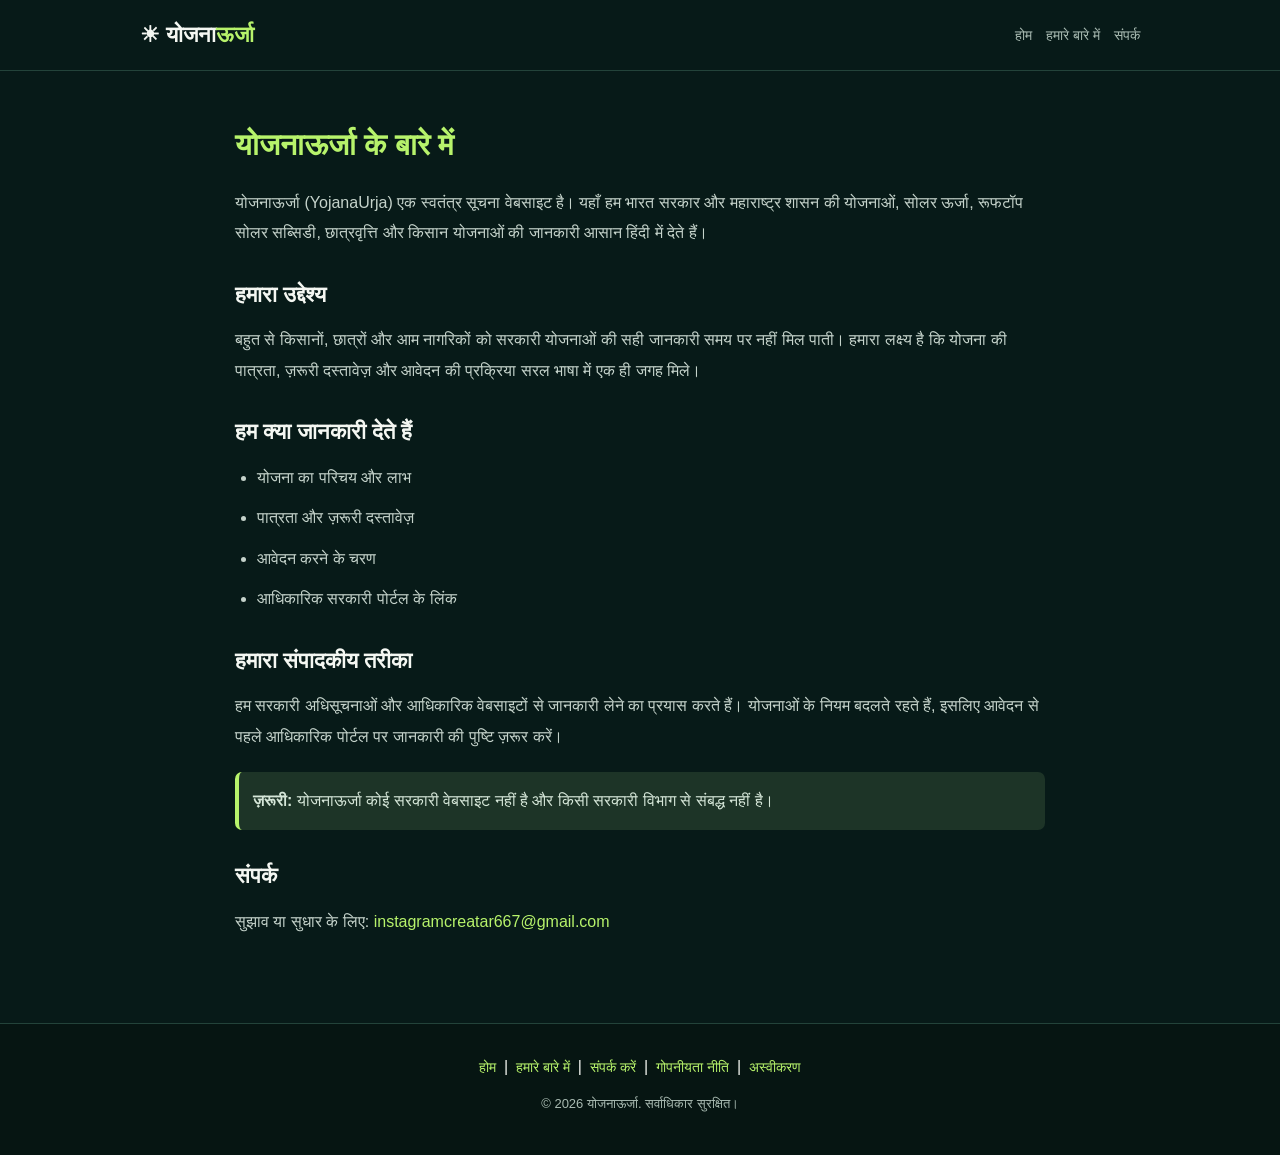
<file: about.html>
<!DOCTYPE html>
<html lang="hi">
<head>
<meta charset="UTF-8">
<meta name="viewport" content="width=device-width, initial-scale=1.0">
<title>हमारे बारे में | योजनाऊर्जा</title>
<meta name="description" content="योजनाऊर्जा के बारे में जानें। हम सरकारी योजनाओं और सोलर ऊर्जा की सरल जानकारी हिंदी में देते हैं।">
<link rel="canonical" href="https://yojanaurja.devidlaid004.workers.dev/about.html">
<style>
*{margin:0;padding:0;box-sizing:border-box}
body{font-family:Arial,sans-serif;background:#071a18;color:#f4f7f2;line-height:1.9}
a{color:#b7f36b;text-decoration:none}
header{background:#071a18;border-bottom:1px solid #23433a;padding:14px 5%}
.nav{max-width:1000px;margin:auto;display:flex;justify-content:space-between;align-items:center;flex-wrap:wrap;gap:10px}
.logo{font-size:22px;font-weight:800;color:#f4f7f2}
.logo span{color:#b7f36b}
nav a{color:#a9bbb2;font-size:14px;margin-left:14px}
.content{max-width:850px;margin:auto;padding:45px 20px}
h1{font-size:30px;margin-bottom:15px;color:#b7f36b}
h2{margin:25px 0 8px;font-size:22px}
p,li{color:#c5d3cb;margin:10px 0}
ul{padding-left:22px}
.notice{background:#1d3427;border-left:4px solid #b7f36b;padding:14px;border-radius:7px;margin:20px 0;color:#d5e6d8}
footer{border-top:1px solid #23433a;background:#061512;text-align:center;padding:28px 16px;margin-top:30px}
footer a{margin:0 8px;font-size:14px}
footer p{font-size:13px;color:#a9bbb2;margin-top:10px}
</style>
</head>
<body>
<header><div class="nav">
<a class="logo" href="index.html">☀ योजना<span>ऊर्जा</span></a>
<nav><a href="index.html">होम</a><a href="about.html">हमारे बारे में</a><a href="contact.html">संपर्क</a></nav>
</div></header>

<div class="content">
<h1>योजनाऊर्जा के बारे में</h1>
<p>योजनाऊर्जा (YojanaUrja) एक स्वतंत्र सूचना वेबसाइट है। यहाँ हम भारत सरकार और महाराष्ट्र शासन की योजनाओं, सोलर ऊर्जा, रूफटॉप सोलर सब्सिडी, छात्रवृत्ति और किसान योजनाओं की जानकारी आसान हिंदी में देते हैं।</p>

<h2>हमारा उद्देश्य</h2>
<p>बहुत से किसानों, छात्रों और आम नागरिकों को सरकारी योजनाओं की सही जानकारी समय पर नहीं मिल पाती। हमारा लक्ष्य है कि योजना की पात्रता, ज़रूरी दस्तावेज़ और आवेदन की प्रक्रिया सरल भाषा में एक ही जगह मिले।</p>

<h2>हम क्या जानकारी देते हैं</h2>
<ul>
<li>योजना का परिचय और लाभ</li>
<li>पात्रता और ज़रूरी दस्तावेज़</li>
<li>आवेदन करने के चरण</li>
<li>आधिकारिक सरकारी पोर्टल के लिंक</li>
</ul>

<h2>हमारा संपादकीय तरीका</h2>
<p>हम सरकारी अधिसूचनाओं और आधिकारिक वेबसाइटों से जानकारी लेने का प्रयास करते हैं। योजनाओं के नियम बदलते रहते हैं, इसलिए आवेदन से पहले आधिकारिक पोर्टल पर जानकारी की पुष्टि ज़रूर करें।</p>

<div class="notice"><strong>ज़रूरी:</strong> योजनाऊर्जा कोई सरकारी वेबसाइट नहीं है और किसी सरकारी विभाग से संबद्ध नहीं है।</div>

<h2>संपर्क</h2>
<p>सुझाव या सुधार के लिए: <a href="mailto:instagramcreatar667@gmail.com">instagramcreatar667@gmail.com</a></p>
</div>

<footer>
<a href="index.html">होम</a>|<a href="about.html">हमारे बारे में</a>|<a href="contact.html">संपर्क करें</a>|<a href="privacy-policy.html">गोपनीयता नीति</a>|<a href="disclaimer.html">अस्वीकरण</a>
<p>© 2026 योजनाऊर्जा. सर्वाधिकार सुरक्षित।</p>
</footer>
</body>
</html>
</file>
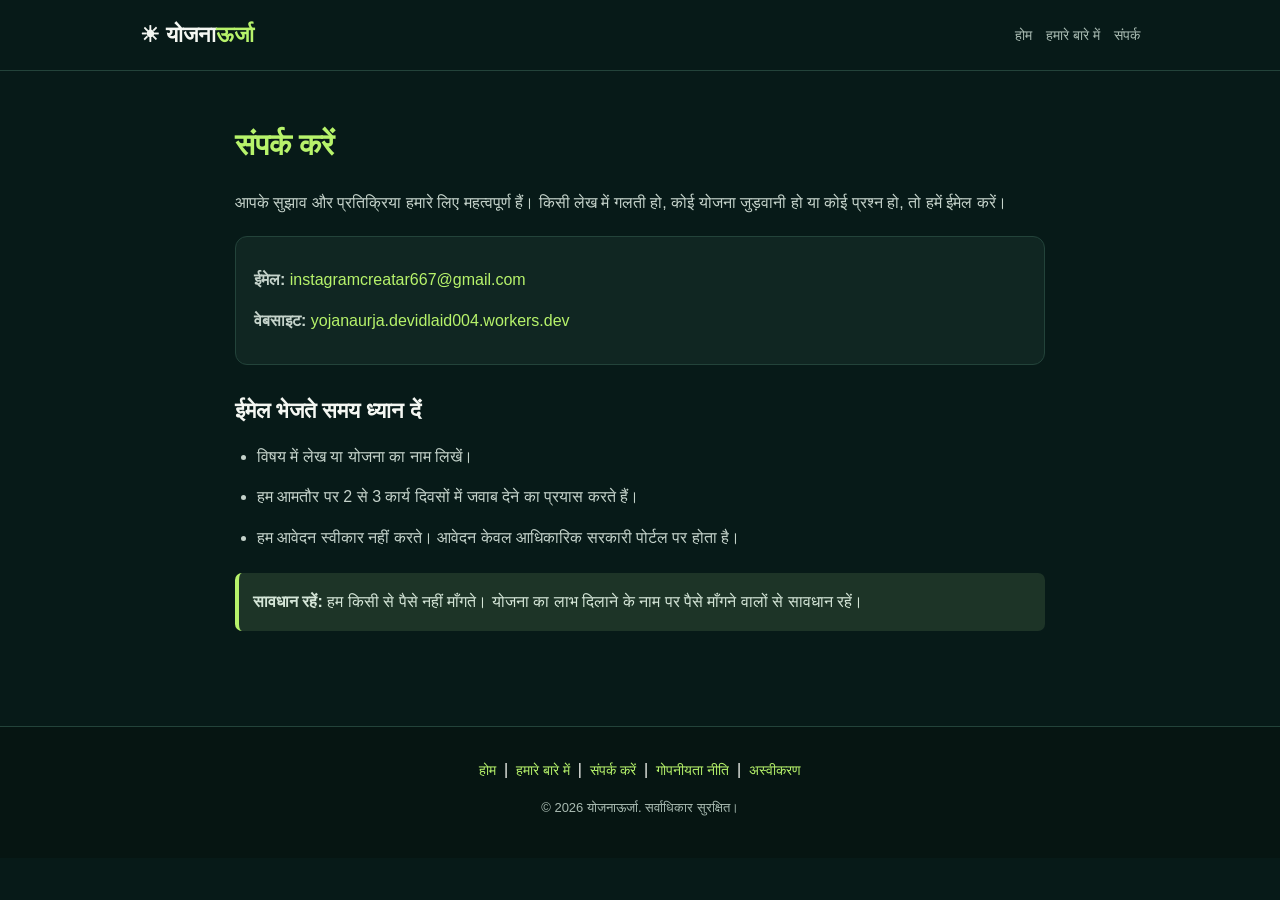
<file: contact.html>
<!DOCTYPE html>
<html lang="hi">
<head>
<meta charset="UTF-8">
<meta name="viewport" content="width=device-width, initial-scale=1.0">
<title>संपर्क करें | योजनाऊर्जा</title>
<meta name="description" content="योजनाऊर्जा से संपर्क करें। सुझाव, सुधार या किसी प्रश्न के लिए हमें ईमेल करें।">
<link rel="canonical" href="https://yojanaurja.devidlaid004.workers.dev/contact.html">
<style>
*{margin:0;padding:0;box-sizing:border-box}
body{font-family:Arial,sans-serif;background:#071a18;color:#f4f7f2;line-height:1.9}
a{color:#b7f36b;text-decoration:none}
header{background:#071a18;border-bottom:1px solid #23433a;padding:14px 5%}
.nav{max-width:1000px;margin:auto;display:flex;justify-content:space-between;align-items:center;flex-wrap:wrap;gap:10px}
.logo{font-size:22px;font-weight:800;color:#f4f7f2}
.logo span{color:#b7f36b}
nav a{color:#a9bbb2;font-size:14px;margin-left:14px}
.content{max-width:850px;margin:auto;padding:45px 20px}
h1{font-size:30px;margin-bottom:15px;color:#b7f36b}
h2{margin:25px 0 8px;font-size:22px}
p,li{color:#c5d3cb;margin:10px 0}
ul{padding-left:22px}
.box{background:#102622;border:1px solid #23433a;border-radius:12px;padding:18px;margin:18px 0}
.notice{background:#1d3427;border-left:4px solid #b7f36b;padding:14px;border-radius:7px;margin:20px 0;color:#d5e6d8}
footer{border-top:1px solid #23433a;background:#061512;text-align:center;padding:28px 16px;margin-top:30px}
footer a{margin:0 8px;font-size:14px}
footer p{font-size:13px;color:#a9bbb2;margin-top:10px}
</style>
</head>
<body>
<header><div class="nav">
<a class="logo" href="index.html">☀ योजना<span>ऊर्जा</span></a>
<nav><a href="index.html">होम</a><a href="about.html">हमारे बारे में</a><a href="contact.html">संपर्क</a></nav>
</div></header>

<div class="content">
<h1>संपर्क करें</h1>
<p>आपके सुझाव और प्रतिक्रिया हमारे लिए महत्वपूर्ण हैं। किसी लेख में गलती हो, कोई योजना जुड़वानी हो या कोई प्रश्न हो, तो हमें ईमेल करें।</p>

<div class="box">
<p><strong>ईमेल:</strong> <a href="mailto:instagramcreatar667@gmail.com">instagramcreatar667@gmail.com</a></p>
<p><strong>वेबसाइट:</strong> <a href="https://yojanaurja.devidlaid004.workers.dev/">yojanaurja.devidlaid004.workers.dev</a></p>
</div>

<h2>ईमेल भेजते समय ध्यान दें</h2>
<ul>
<li>विषय में लेख या योजना का नाम लिखें।</li>
<li>हम आमतौर पर 2 से 3 कार्य दिवसों में जवाब देने का प्रयास करते हैं।</li>
<li>हम आवेदन स्वीकार नहीं करते। आवेदन केवल आधिकारिक सरकारी पोर्टल पर होता है।</li>
</ul>

<div class="notice"><strong>सावधान रहें:</strong> हम किसी से पैसे नहीं माँगते। योजना का लाभ दिलाने के नाम पर पैसे माँगने वालों से सावधान रहें।</div>
</div>

<footer>
<a href="index.html">होम</a>|<a href="about.html">हमारे बारे में</a>|<a href="contact.html">संपर्क करें</a>|<a href="privacy-policy.html">गोपनीयता नीति</a>|<a href="disclaimer.html">अस्वीकरण</a>
<p>© 2026 योजनाऊर्जा. सर्वाधिकार सुरक्षित।</p>
</footer>
</body>
</html>
</file>
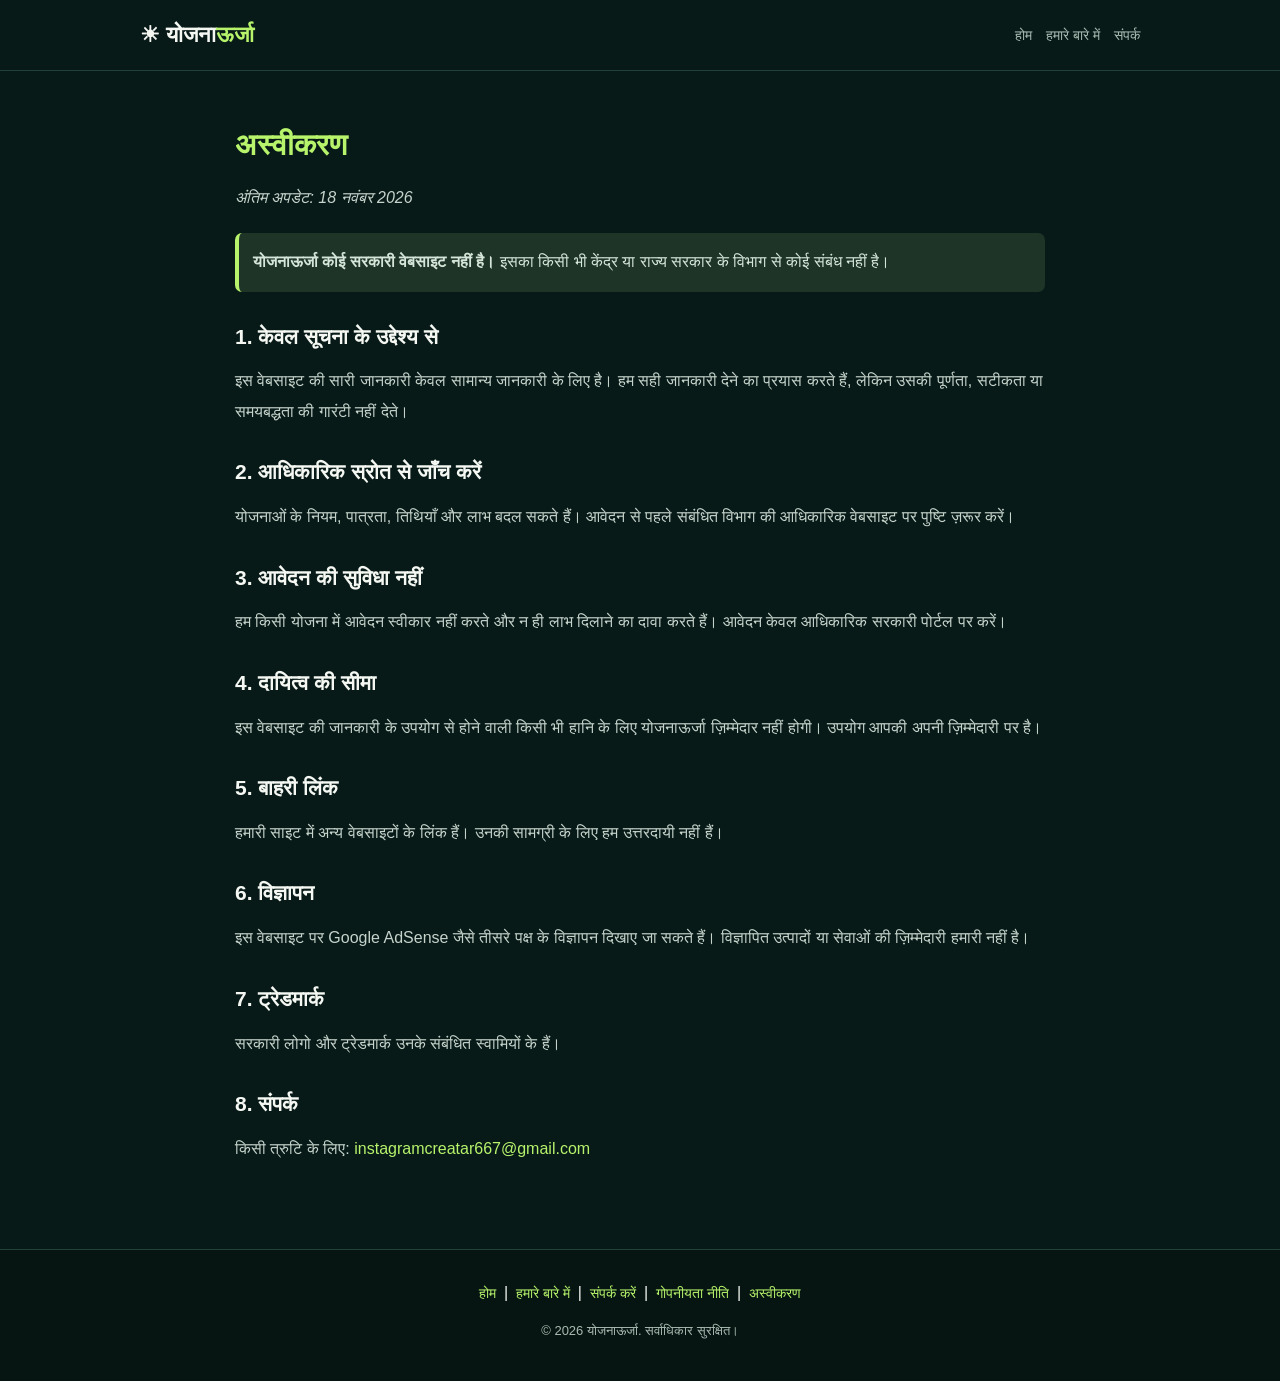
<file: disclaimer.html>
<!DOCTYPE html>
<html lang="hi">
<head>
<meta charset="UTF-8">
<meta name="viewport" content="width=device-width, initial-scale=1.0">
<title>अस्वीकरण | योजनाऊर्जा</title>
<meta name="description" content="योजनाऊर्जा का अस्वीकरण। यह कोई सरकारी वेबसाइट नहीं है, केवल सूचना के उद्देश्य से बनी है।">
<link rel="canonical" href="https://yojanaurja.devidlaid004.workers.dev/disclaimer.html">
<style>
*{margin:0;padding:0;box-sizing:border-box}
body{font-family:Arial,sans-serif;background:#071a18;color:#f4f7f2;line-height:1.9}
a{color:#b7f36b;text-decoration:none}
header{background:#071a18;border-bottom:1px solid #23433a;padding:14px 5%}
.nav{max-width:1000px;margin:auto;display:flex;justify-content:space-between;align-items:center;flex-wrap:wrap;gap:10px}
.logo{font-size:22px;font-weight:800;color:#f4f7f2}
.logo span{color:#b7f36b}
nav a{color:#a9bbb2;font-size:14px;margin-left:14px}
.content{max-width:850px;margin:auto;padding:45px 20px}
h1{font-size:30px;margin-bottom:10px;color:#b7f36b}
h2{margin:25px 0 8px;font-size:21px}
p{color:#c5d3cb;margin:10px 0}
.notice{background:#1d3427;border-left:4px solid #b7f36b;padding:14px;border-radius:7px;margin:20px 0;color:#d5e6d8}
footer{border-top:1px solid #23433a;background:#061512;text-align:center;padding:28px 16px;margin-top:30px}
footer a{margin:0 8px;font-size:14px}
footer p{font-size:13px;color:#a9bbb2;margin-top:10px}
</style>
</head>
<body>
<header><div class="nav">
<a class="logo" href="index.html">☀ योजना<span>ऊर्जा</span></a>
<nav><a href="index.html">होम</a><a href="about.html">हमारे बारे में</a><a href="contact.html">संपर्क</a></nav>
</div></header>

<div class="content">
<h1>अस्वीकरण</h1>
<p><em>अंतिम अपडेट: 18 नवंबर 2026</em></p>

<div class="notice"><strong>योजनाऊर्जा कोई सरकारी वेबसाइट नहीं है।</strong> इसका किसी भी केंद्र या राज्य सरकार के विभाग से कोई संबंध नहीं है।</div>

<h2>1. केवल सूचना के उद्देश्य से</h2>
<p>इस वेबसाइट की सारी जानकारी केवल सामान्य जानकारी के लिए है। हम सही जानकारी देने का प्रयास करते हैं, लेकिन उसकी पूर्णता, सटीकता या समयबद्धता की गारंटी नहीं देते।</p>

<h2>2. आधिकारिक स्रोत से जाँच करें</h2>
<p>योजनाओं के नियम, पात्रता, तिथियाँ और लाभ बदल सकते हैं। आवेदन से पहले संबंधित विभाग की आधिकारिक वेबसाइट पर पुष्टि ज़रूर करें।</p>

<h2>3. आवेदन की सुविधा नहीं</h2>
<p>हम किसी योजना में आवेदन स्वीकार नहीं करते और न ही लाभ दिलाने का दावा करते हैं। आवेदन केवल आधिकारिक सरकारी पोर्टल पर करें।</p>

<h2>4. दायित्व की सीमा</h2>
<p>इस वेबसाइट की जानकारी के उपयोग से होने वाली किसी भी हानि के लिए योजनाऊर्जा ज़िम्मेदार नहीं होगी। उपयोग आपकी अपनी ज़िम्मेदारी पर है।</p>

<h2>5. बाहरी लिंक</h2>
<p>हमारी साइट में अन्य वेबसाइटों के लिंक हैं। उनकी सामग्री के लिए हम उत्तरदायी नहीं हैं।</p>

<h2>6. विज्ञापन</h2>
<p>इस वेबसाइट पर Google AdSense जैसे तीसरे पक्ष के विज्ञापन दिखाए जा सकते हैं। विज्ञापित उत्पादों या सेवाओं की ज़िम्मेदारी हमारी नहीं है।</p>

<h2>7. ट्रेडमार्क</h2>
<p>सरकारी लोगो और ट्रेडमार्क उनके संबंधित स्वामियों के हैं।</p>

<h2>8. संपर्क</h2>
<p>किसी त्रुटि के लिए: <a href="mailto:instagramcreatar667@gmail.com">instagramcreatar667@gmail.com</a></p>
</div>

<footer>
<a href="index.html">होम</a>|<a href="about.html">हमारे बारे में</a>|<a href="contact.html">संपर्क करें</a>|<a href="privacy-policy.html">गोपनीयता नीति</a>|<a href="disclaimer.html">अस्वीकरण</a>
<p>© 2026 योजनाऊर्जा. सर्वाधिकार सुरक्षित।</p>
</footer>
</body>
</html>
</file>
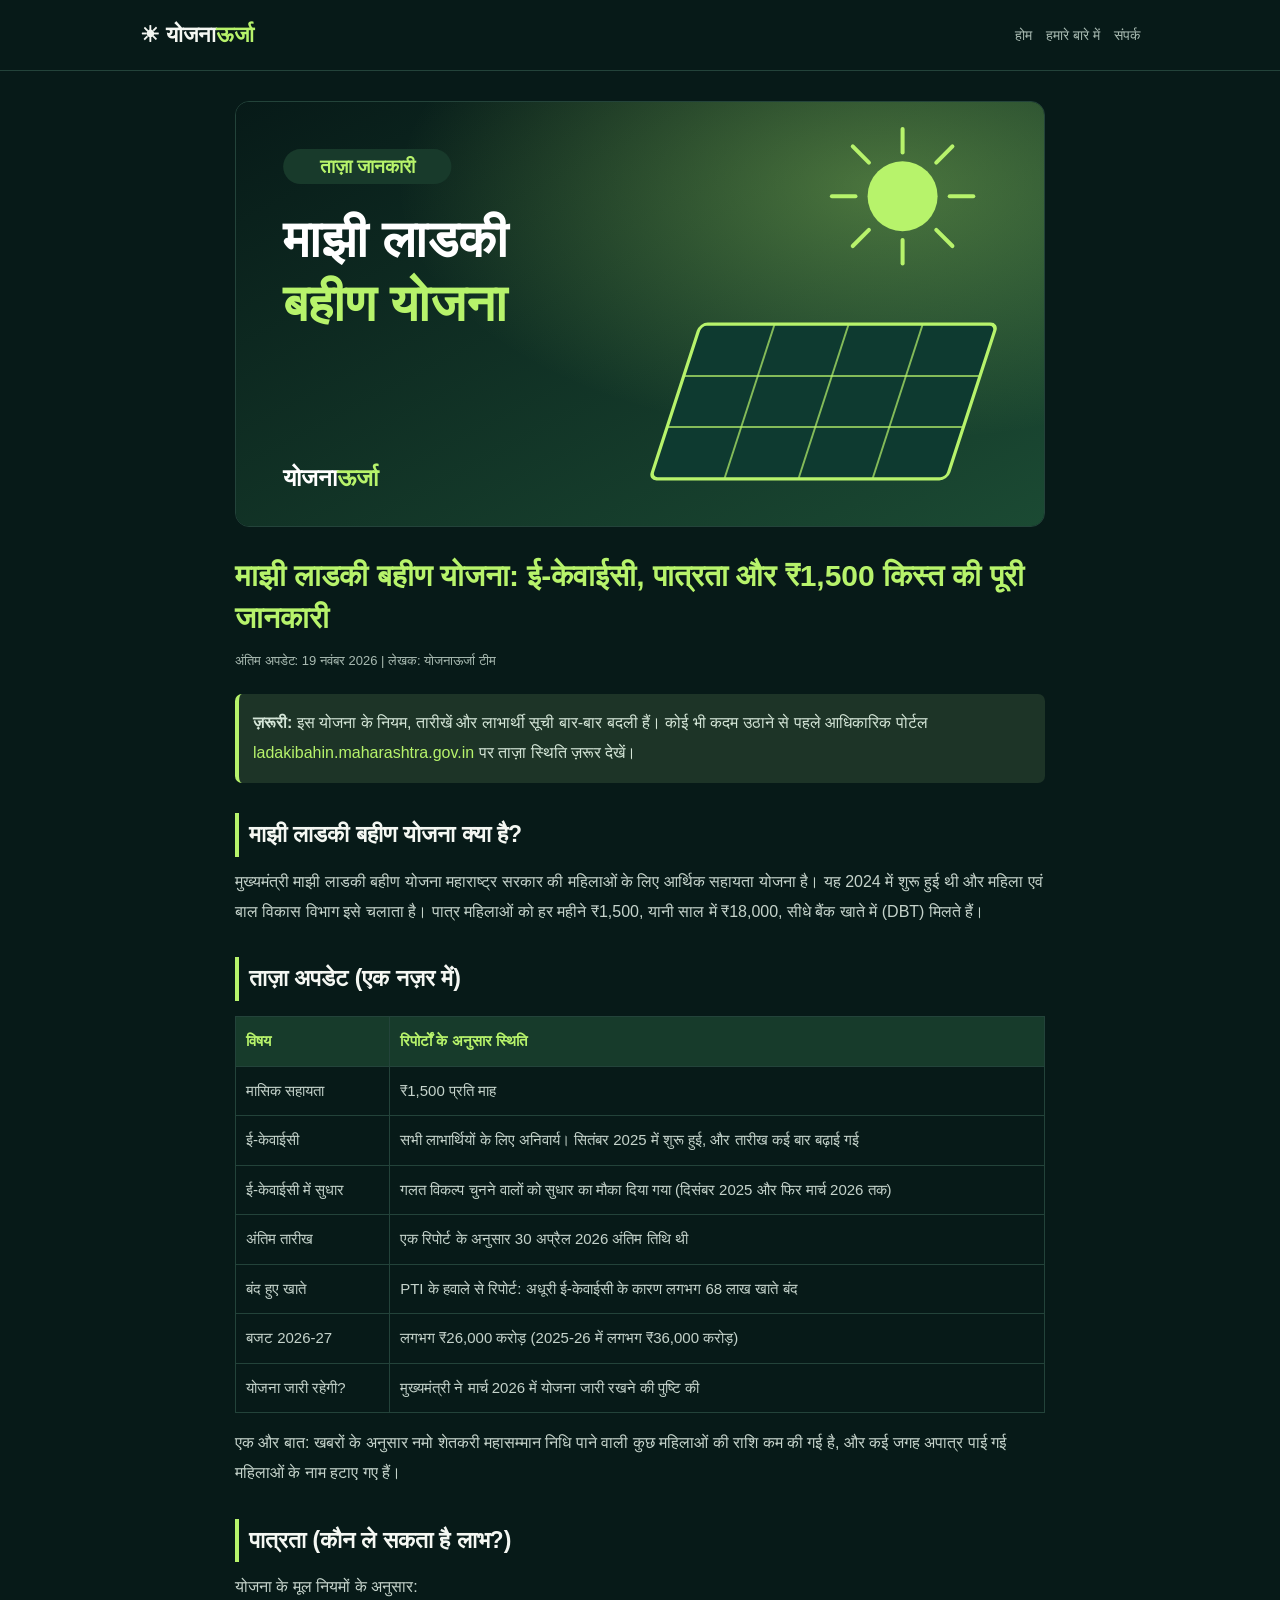
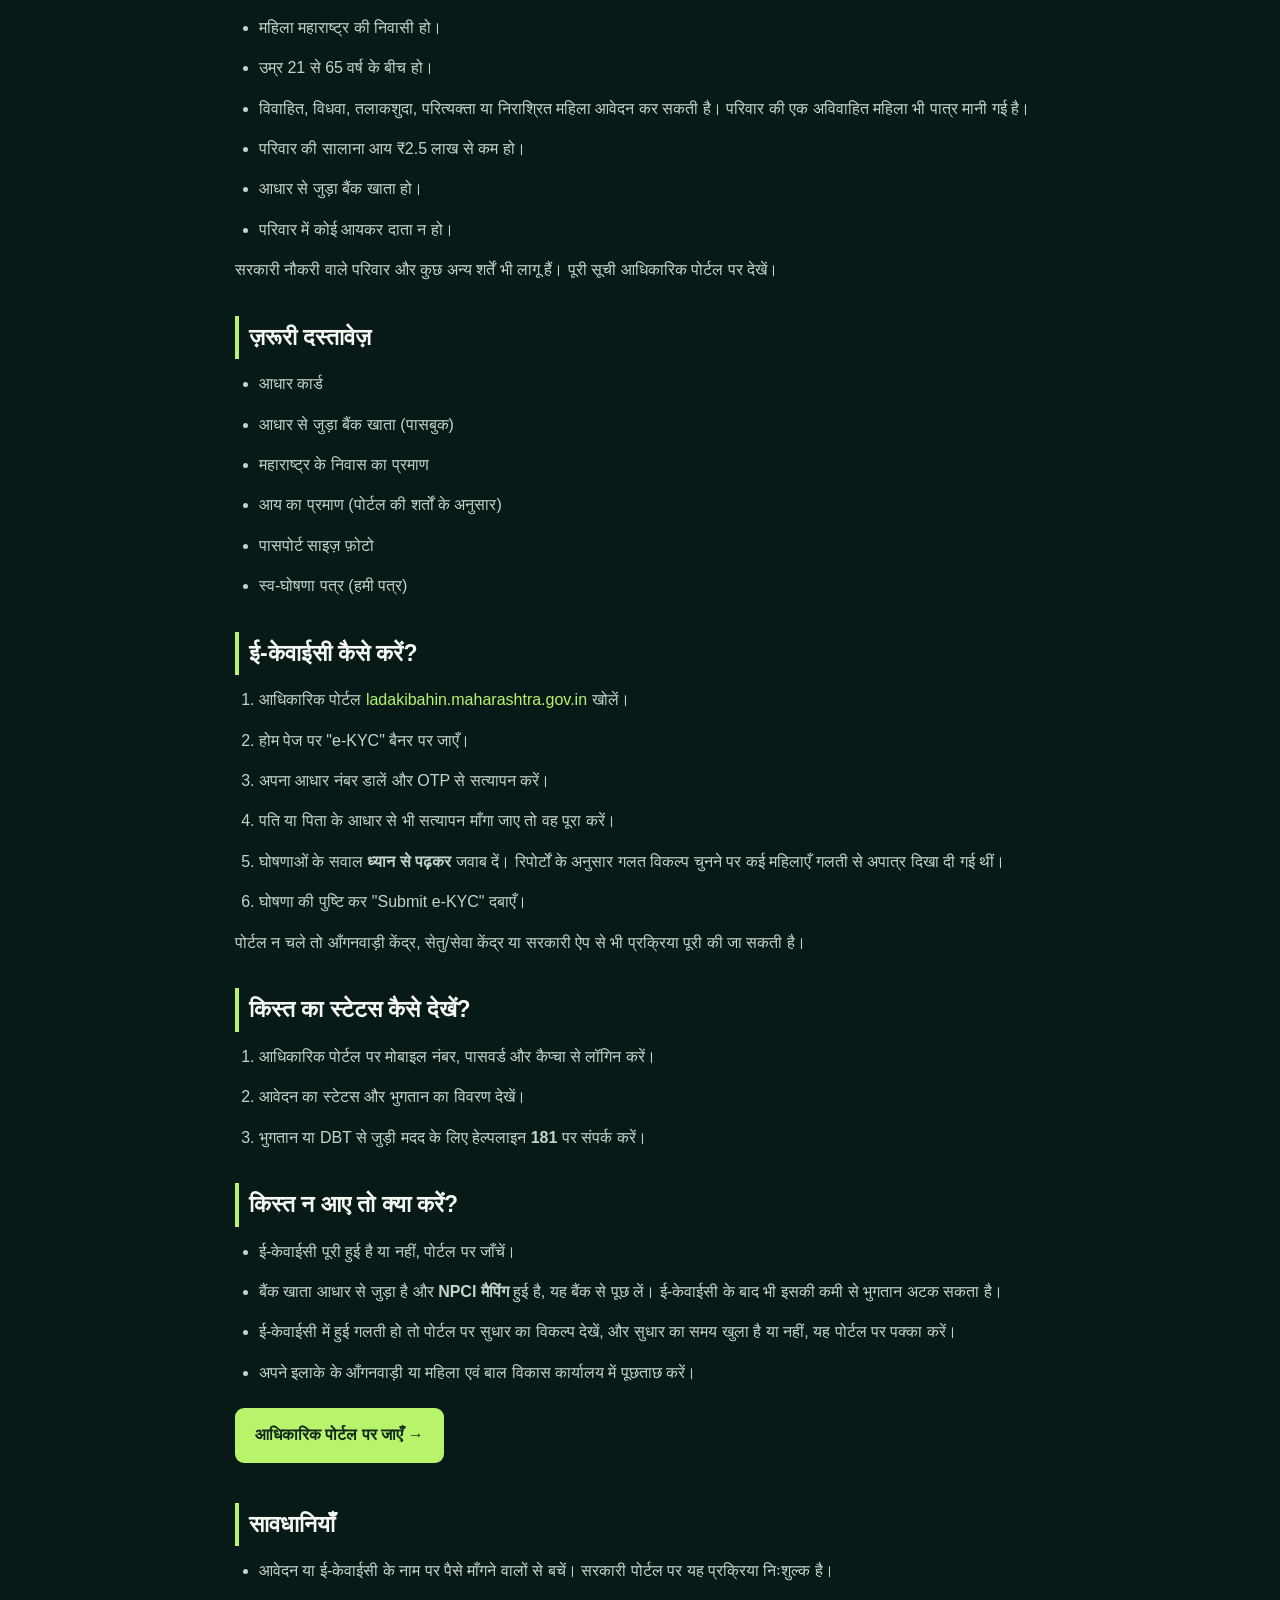
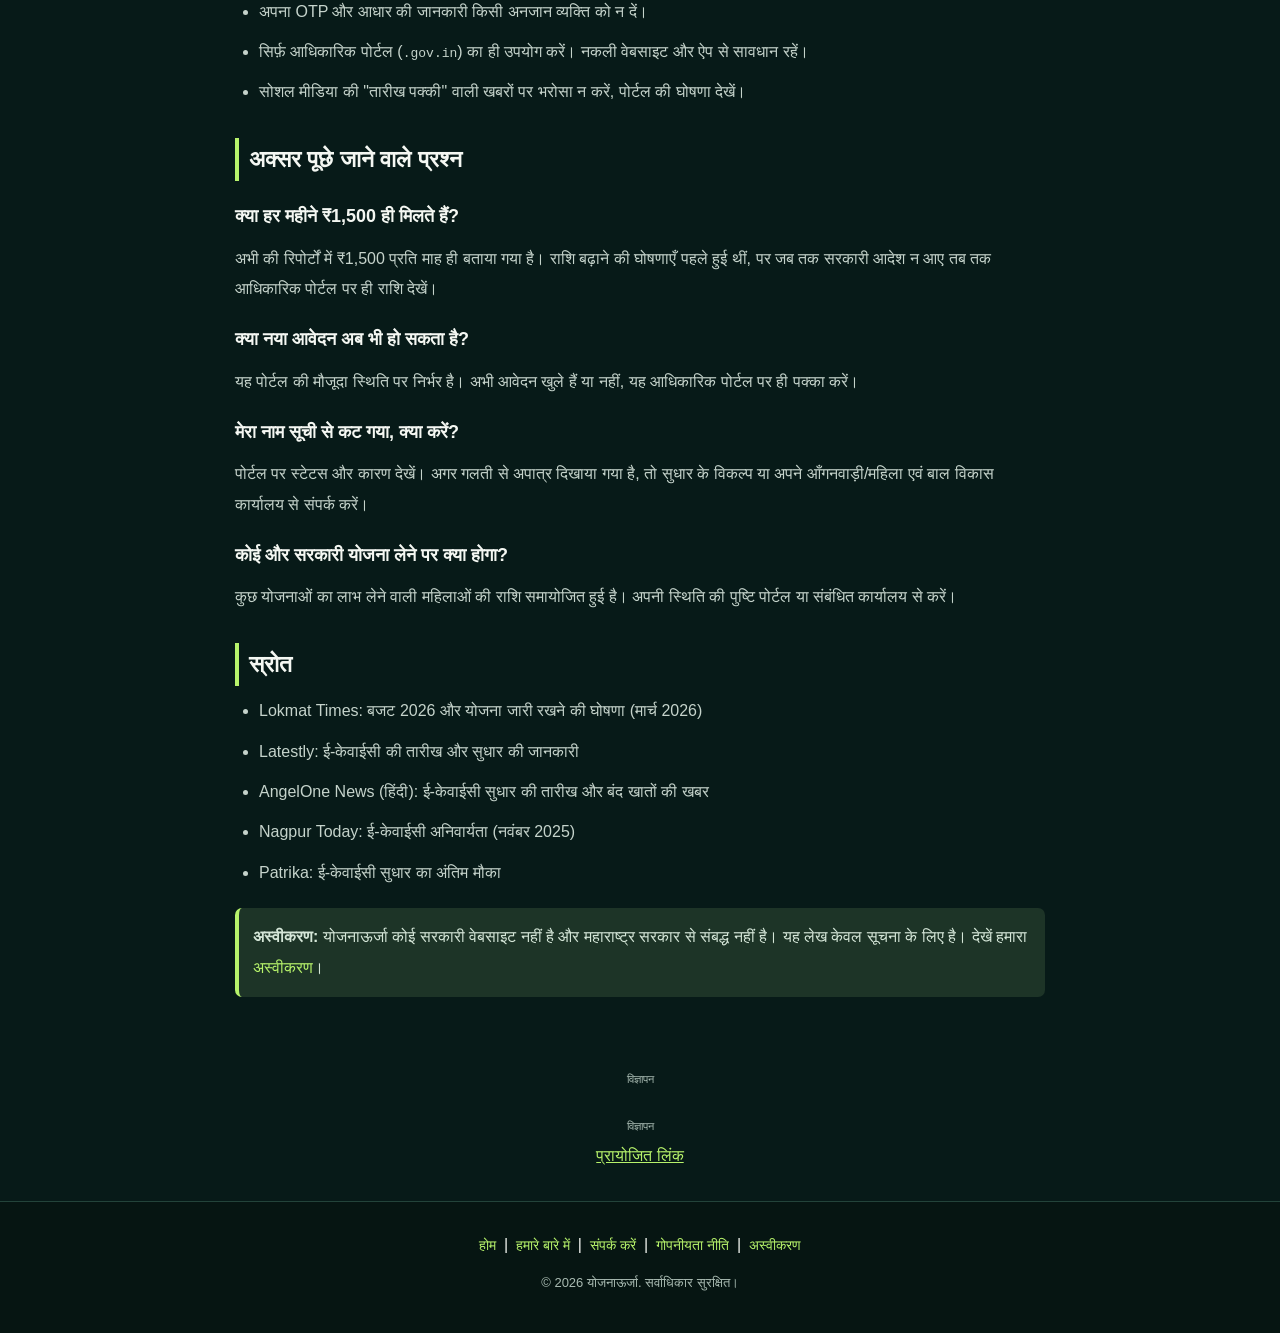
<file: majhi-ladki-bahin-yojana.html>
<!DOCTYPE html>
<html lang="hi">
<head>
<meta charset="UTF-8">
<meta name="viewport" content="width=device-width, initial-scale=1.0">
<title>माझी लाडकी बहीण योजना: ई-केवाईसी, पात्रता और ₹1,500 किस्त की जानकारी | योजनाऊर्जा</title>
<meta name="description" content="मुख्यमंत्री माझी लाडकी बहीण योजना की पूरी जानकारी: पात्रता, दस्तावेज़, ई-केवाईसी, स्टेटस कैसे देखें और किस्त रुकने पर क्या करें।">
<link rel="canonical" href="https://yojanaurja.devidlaid004.workers.dev/majhi-ladki-bahin-yojana.html">
<style>
*{margin:0;padding:0;box-sizing:border-box}
body{font-family:Arial,sans-serif;background:#071a18;color:#f4f7f2;line-height:1.9}
a{color:#b7f36b;text-decoration:none}
header{background:#071a18;border-bottom:1px solid #23433a;padding:14px 5%}
.nav{max-width:1000px;margin:auto;display:flex;justify-content:space-between;align-items:center;flex-wrap:wrap;gap:10px}
.logo{font-size:22px;font-weight:800;color:#f4f7f2}
.logo span{color:#b7f36b}
nav a{color:#a9bbb2;font-size:14px;margin-left:14px}
.content{max-width:850px;margin:auto;padding:30px 20px}
.thumb{width:100%;height:auto;border-radius:14px;border:1px solid #23433a;margin-bottom:18px}
h1{font-size:30px;line-height:1.4;margin-bottom:10px;color:#b7f36b}
h2{margin:30px 0 10px;font-size:23px;border-left:4px solid #b7f36b;padding-left:10px}
h3{margin:18px 0 6px;font-size:18px}
p,li{color:#c5d3cb;margin:10px 0}
ul,ol{padding-left:24px}
.meta{font-size:13px;color:#a9bbb2}
.notice{background:#1d3427;border-left:4px solid #b7f36b;padding:14px;border-radius:7px;margin:20px 0;color:#d5e6d8}
table{width:100%;border-collapse:collapse;margin:15px 0;font-size:15px}
th,td{border:1px solid #23433a;padding:10px;text-align:left;color:#c5d3cb}
th{background:#173b2b;color:#b7f36b}
.btn{display:inline-block;background:#b7f36b;color:#10251b;padding:12px 20px;border-radius:9px;font-weight:bold;margin:10px 0}
footer{border-top:1px solid #23433a;background:#061512;text-align:center;padding:28px 16px;margin-top:30px}
footer a{margin:0 8px;font-size:14px}
footer p{font-size:13px;color:#a9bbb2;margin-top:10px}
</style>
</head>
<body>
<header><div class="nav">
<a class="logo" href="index.html">☀ योजना<span>ऊर्जा</span></a>
<nav><a href="index.html">होम</a><a href="about.html">हमारे बारे में</a><a href="contact.html">संपर्क</a></nav>
</div></header>

<div class="content">
<img class="thumb" src="thumbs/majhi-ladki-bahin-yojana.svg" alt="माझी लाडकी बहीण योजना की जानकारी">
<h1>माझी लाडकी बहीण योजना: ई-केवाईसी, पात्रता और ₹1,500 किस्त की पूरी जानकारी</h1>
<p class="meta">अंतिम अपडेट: 19 नवंबर 2026 | लेखक: योजनाऊर्जा टीम</p>

<div class="notice"><strong>ज़रूरी:</strong> इस योजना के नियम, तारीखें और लाभार्थी सूची बार-बार बदली हैं। कोई भी कदम उठाने से पहले आधिकारिक पोर्टल <a href="https://ladakibahin.maharashtra.gov.in/" target="_blank" rel="noopener">ladakibahin.maharashtra.gov.in</a> पर ताज़ा स्थिति ज़रूर देखें।</div>

<h2>माझी लाडकी बहीण योजना क्या है?</h2>
<p>मुख्यमंत्री माझी लाडकी बहीण योजना महाराष्ट्र सरकार की महिलाओं के लिए आर्थिक सहायता योजना है। यह 2024 में शुरू हुई थी और महिला एवं बाल विकास विभाग इसे चलाता है। पात्र महिलाओं को हर महीने ₹1,500, यानी साल में ₹18,000, सीधे बैंक खाते में (DBT) मिलते हैं।</p>

<h2>ताज़ा अपडेट (एक नज़र में)</h2>
<table>
<tr><th>विषय</th><th>रिपोर्टों के अनुसार स्थिति</th></tr>
<tr><td>मासिक सहायता</td><td>₹1,500 प्रति माह</td></tr>
<tr><td>ई-केवाईसी</td><td>सभी लाभार्थियों के लिए अनिवार्य। सितंबर 2025 में शुरू हुई, और तारीख कई बार बढ़ाई गई</td></tr>
<tr><td>ई-केवाईसी में सुधार</td><td>गलत विकल्प चुनने वालों को सुधार का मौका दिया गया (दिसंबर 2025 और फिर मार्च 2026 तक)</td></tr>
<tr><td>अंतिम तारीख</td><td>एक रिपोर्ट के अनुसार 30 अप्रैल 2026 अंतिम तिथि थी</td></tr>
<tr><td>बंद हुए खाते</td><td>PTI के हवाले से रिपोर्ट: अधूरी ई-केवाईसी के कारण लगभग 68 लाख खाते बंद</td></tr>
<tr><td>बजट 2026-27</td><td>लगभग ₹26,000 करोड़ (2025-26 में लगभग ₹36,000 करोड़)</td></tr>
<tr><td>योजना जारी रहेगी?</td><td>मुख्यमंत्री ने मार्च 2026 में योजना जारी रखने की पुष्टि की</td></tr>
</table>
<p>एक और बात: खबरों के अनुसार नमो शेतकरी महासम्मान निधि पाने वाली कुछ महिलाओं की राशि कम की गई है, और कई जगह अपात्र पाई गई महिलाओं के नाम हटाए गए हैं।</p>

<h2>पात्रता (कौन ले सकता है लाभ?)</h2>
<p>योजना के मूल नियमों के अनुसार:</p>
<ul>
<li>महिला महाराष्ट्र की निवासी हो।</li>
<li>उम्र 21 से 65 वर्ष के बीच हो।</li>
<li>विवाहित, विधवा, तलाकशुदा, परित्यक्ता या निराश्रित महिला आवेदन कर सकती है। परिवार की एक अविवाहित महिला भी पात्र मानी गई है।</li>
<li>परिवार की सालाना आय ₹2.5 लाख से कम हो।</li>
<li>आधार से जुड़ा बैंक खाता हो।</li>
<li>परिवार में कोई आयकर दाता न हो।</li>
</ul>
<p>सरकारी नौकरी वाले परिवार और कुछ अन्य शर्तें भी लागू हैं। पूरी सूची आधिकारिक पोर्टल पर देखें।</p>

<h2>ज़रूरी दस्तावेज़</h2>
<ul>
<li>आधार कार्ड</li>
<li>आधार से जुड़ा बैंक खाता (पासबुक)</li>
<li>महाराष्ट्र के निवास का प्रमाण</li>
<li>आय का प्रमाण (पोर्टल की शर्तों के अनुसार)</li>
<li>पासपोर्ट साइज़ फ़ोटो</li>
<li>स्व-घोषणा पत्र (हमी पत्र)</li>
</ul>

<h2>ई-केवाईसी कैसे करें?</h2>
<ol>
<li>आधिकारिक पोर्टल <a href="https://ladakibahin.maharashtra.gov.in/" target="_blank" rel="noopener">ladakibahin.maharashtra.gov.in</a> खोलें।</li>
<li>होम पेज पर "e-KYC" बैनर पर जाएँ।</li>
<li>अपना आधार नंबर डालें और OTP से सत्यापन करें।</li>
<li>पति या पिता के आधार से भी सत्यापन माँगा जाए तो वह पूरा करें।</li>
<li>घोषणाओं के सवाल <strong>ध्यान से पढ़कर</strong> जवाब दें। रिपोर्टों के अनुसार गलत विकल्प चुनने पर कई महिलाएँ गलती से अपात्र दिखा दी गई थीं।</li>
<li>घोषणा की पुष्टि कर "Submit e-KYC" दबाएँ।</li>
</ol>
<p>पोर्टल न चले तो आँगनवाड़ी केंद्र, सेतु/सेवा केंद्र या सरकारी ऐप से भी प्रक्रिया पूरी की जा सकती है।</p>

<h2>किस्त का स्टेटस कैसे देखें?</h2>
<ol>
<li>आधिकारिक पोर्टल पर मोबाइल नंबर, पासवर्ड और कैप्चा से लॉगिन करें।</li>
<li>आवेदन का स्टेटस और भुगतान का विवरण देखें।</li>
<li>भुगतान या DBT से जुड़ी मदद के लिए हेल्पलाइन <strong>181</strong> पर संपर्क करें।</li>
</ol>

<h2>किस्त न आए तो क्या करें?</h2>
<ul>
<li>ई-केवाईसी पूरी हुई है या नहीं, पोर्टल पर जाँचें।</li>
<li>बैंक खाता आधार से जुड़ा है और <strong>NPCI मैपिंग</strong> हुई है, यह बैंक से पूछ लें। ई-केवाईसी के बाद भी इसकी कमी से भुगतान अटक सकता है।</li>
<li>ई-केवाईसी में हुई गलती हो तो पोर्टल पर सुधार का विकल्प देखें, और सुधार का समय खुला है या नहीं, यह पोर्टल पर पक्का करें।</li>
<li>अपने इलाके के आँगनवाड़ी या महिला एवं बाल विकास कार्यालय में पूछताछ करें।</li>
</ul>

<a class="btn" href="https://ladakibahin.maharashtra.gov.in/" target="_blank" rel="noopener">आधिकारिक पोर्टल पर जाएँ →</a>

<h2>सावधानियाँ</h2>
<ul>
<li>आवेदन या ई-केवाईसी के नाम पर पैसे माँगने वालों से बचें। सरकारी पोर्टल पर यह प्रक्रिया निःशुल्क है।</li>
<li>अपना OTP और आधार की जानकारी किसी अनजान व्यक्ति को न दें।</li>
<li>सिर्फ़ आधिकारिक पोर्टल (<code>.gov.in</code>) का ही उपयोग करें। नकली वेबसाइट और ऐप से सावधान रहें।</li>
<li>सोशल मीडिया की "तारीख पक्की" वाली खबरों पर भरोसा न करें, पोर्टल की घोषणा देखें।</li>
</ul>

<h2>अक्सर पूछे जाने वाले प्रश्न</h2>
<h3>क्या हर महीने ₹1,500 ही मिलते हैं?</h3>
<p>अभी की रिपोर्टों में ₹1,500 प्रति माह ही बताया गया है। राशि बढ़ाने की घोषणाएँ पहले हुई थीं, पर जब तक सरकारी आदेश न आए तब तक आधिकारिक पोर्टल पर ही राशि देखें।</p>
<h3>क्या नया आवेदन अब भी हो सकता है?</h3>
<p>यह पोर्टल की मौजूदा स्थिति पर निर्भर है। अभी आवेदन खुले हैं या नहीं, यह आधिकारिक पोर्टल पर ही पक्का करें।</p>
<h3>मेरा नाम सूची से कट गया, क्या करें?</h3>
<p>पोर्टल पर स्टेटस और कारण देखें। अगर गलती से अपात्र दिखाया गया है, तो सुधार के विकल्प या अपने आँगनवाड़ी/महिला एवं बाल विकास कार्यालय से संपर्क करें।</p>
<h3>कोई और सरकारी योजना लेने पर क्या होगा?</h3>
<p>कुछ योजनाओं का लाभ लेने वाली महिलाओं की राशि समायोजित हुई है। अपनी स्थिति की पुष्टि पोर्टल या संबंधित कार्यालय से करें।</p>

<h2>स्रोत</h2>
<ul>
<li>Lokmat Times: बजट 2026 और योजना जारी रखने की घोषणा (मार्च 2026)</li>
<li>Latestly: ई-केवाईसी की तारीख और सुधार की जानकारी</li>
<li>AngelOne News (हिंदी): ई-केवाईसी सुधार की तारीख और बंद खातों की खबर</li>
<li>Nagpur Today: ई-केवाईसी अनिवार्यता (नवंबर 2025)</li>
<li>Patrika: ई-केवाईसी सुधार का अंतिम मौका</li>
</ul>

<div class="notice"><strong>अस्वीकरण:</strong> योजनाऊर्जा कोई सरकारी वेबसाइट नहीं है और महाराष्ट्र सरकार से संबद्ध नहीं है। यह लेख केवल सूचना के लिए है। देखें हमारा <a href="disclaimer.html">अस्वीकरण</a>।</div>
</div>

<footer>
<a href="index.html">होम</a>|<a href="about.html">हमारे बारे में</a>|<a href="contact.html">संपर्क करें</a>|<a href="privacy-policy.html">गोपनीयता नीति</a>|<a href="disclaimer.html">अस्वीकरण</a>
<p>© 2026 योजनाऊर्जा. सर्वाधिकार सुरक्षित।</p>
</footer>
<script src="ads.js" defer></script>
<script src="ads-more.js" defer></script>
</body>
</html>
</file>
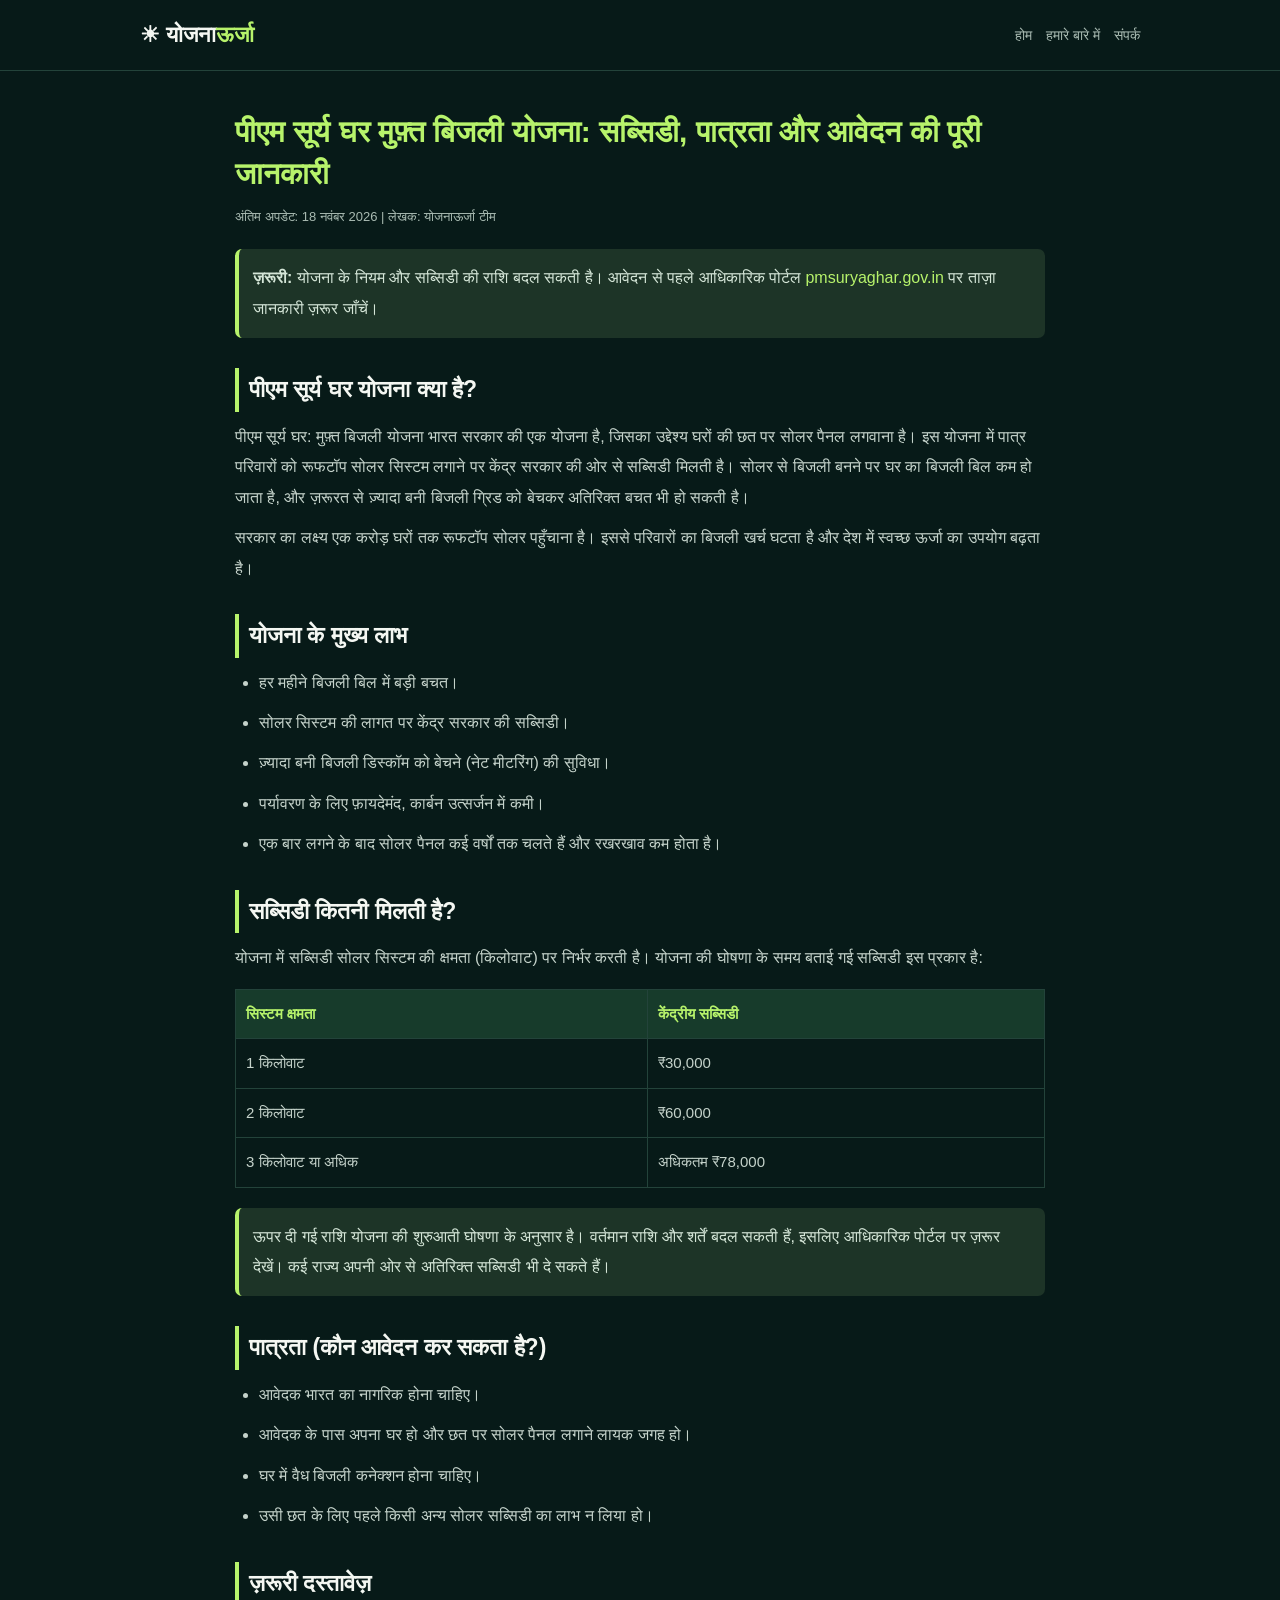
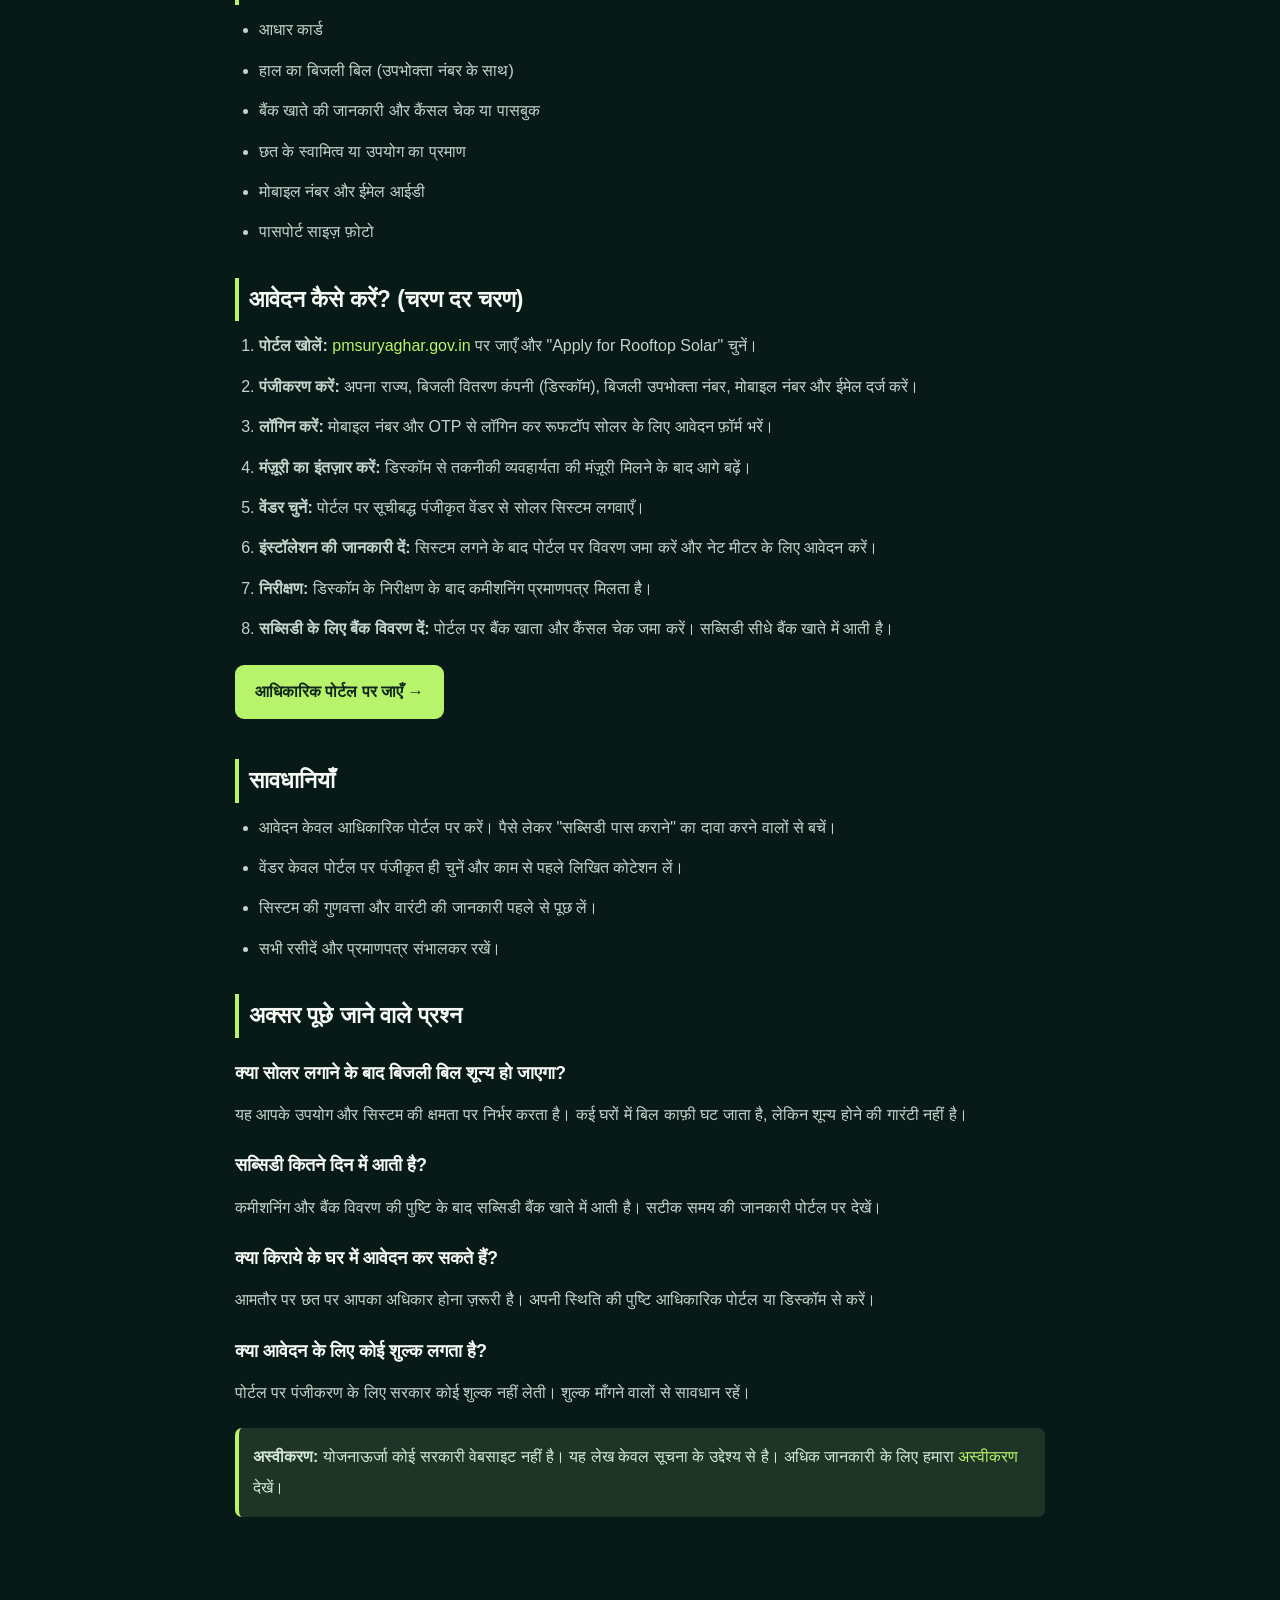
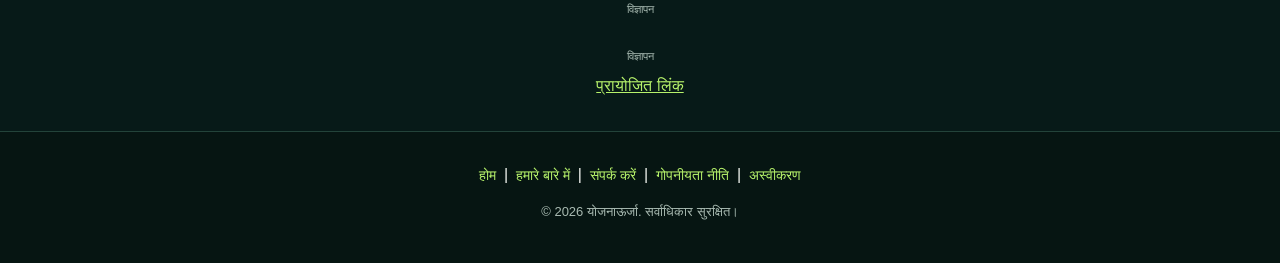
<file: pm-surya-ghar-yojana.html>
<!DOCTYPE html>
<html lang="hi">
<head>
<meta charset="UTF-8">
<meta name="viewport" content="width=device-width, initial-scale=1.0">
<title>पीएम सूर्य घर योजना 2026: सब्सिडी, पात्रता और आवेदन कैसे करें | योजनाऊर्जा</title>
<meta name="description" content="पीएम सूर्य घर मुफ़्त बिजली योजना की पूरी जानकारी: सब्सिडी कितनी मिलेगी, पात्रता, ज़रूरी दस्तावेज़ और रूफटॉप सोलर के लिए ऑनलाइन आवेदन के चरण।">
<link rel="canonical" href="https://yojanaurja.devidlaid004.workers.dev/pm-surya-ghar-yojana.html">
<style>
*{margin:0;padding:0;box-sizing:border-box}
body{font-family:Arial,sans-serif;background:#071a18;color:#f4f7f2;line-height:1.9}
a{color:#b7f36b;text-decoration:none}
header{background:#071a18;border-bottom:1px solid #23433a;padding:14px 5%}
.nav{max-width:1000px;margin:auto;display:flex;justify-content:space-between;align-items:center;flex-wrap:wrap;gap:10px}
.logo{font-size:22px;font-weight:800;color:#f4f7f2}
.logo span{color:#b7f36b}
nav a{color:#a9bbb2;font-size:14px;margin-left:14px}
.content{max-width:850px;margin:auto;padding:40px 20px}
h1{font-size:30px;line-height:1.4;margin-bottom:10px;color:#b7f36b}
h2{margin:30px 0 10px;font-size:23px;color:#f4f7f2;border-left:4px solid #b7f36b;padding-left:10px}
h3{margin:18px 0 6px;font-size:18px}
p,li{color:#c5d3cb;margin:10px 0}
ul,ol{padding-left:24px}
.meta{font-size:13px;color:#a9bbb2}
.box{background:#102622;border:1px solid #23433a;border-radius:12px;padding:16px;margin:18px 0}
.notice{background:#1d3427;border-left:4px solid #b7f36b;padding:14px;border-radius:7px;margin:20px 0;color:#d5e6d8}
table{width:100%;border-collapse:collapse;margin:15px 0;font-size:15px}
th,td{border:1px solid #23433a;padding:10px;text-align:left;color:#c5d3cb}
th{background:#173b2b;color:#b7f36b}
.btn{display:inline-block;background:#b7f36b;color:#10251b;padding:12px 20px;border-radius:9px;font-weight:bold;margin:10px 0}
footer{border-top:1px solid #23433a;background:#061512;text-align:center;padding:28px 16px;margin-top:30px}
footer a{margin:0 8px;font-size:14px}
footer p{font-size:13px;color:#a9bbb2;margin-top:10px}
</style>
</head>
<body>
<header><div class="nav">
<a class="logo" href="index.html">☀ योजना<span>ऊर्जा</span></a>
<nav><a href="index.html">होम</a><a href="about.html">हमारे बारे में</a><a href="contact.html">संपर्क</a></nav>
</div></header>

<div class="content">
<h1>पीएम सूर्य घर मुफ़्त बिजली योजना: सब्सिडी, पात्रता और आवेदन की पूरी जानकारी</h1>
<p class="meta">अंतिम अपडेट: 18 नवंबर 2026 | लेखक: योजनाऊर्जा टीम</p>

<div class="notice"><strong>ज़रूरी:</strong> योजना के नियम और सब्सिडी की राशि बदल सकती है। आवेदन से पहले आधिकारिक पोर्टल <a href="https://pmsuryaghar.gov.in/" target="_blank" rel="noopener">pmsuryaghar.gov.in</a> पर ताज़ा जानकारी ज़रूर जाँचें।</div>

<h2>पीएम सूर्य घर योजना क्या है?</h2>
<p>पीएम सूर्य घर: मुफ़्त बिजली योजना भारत सरकार की एक योजना है, जिसका उद्देश्य घरों की छत पर सोलर पैनल लगवाना है। इस योजना में पात्र परिवारों को रूफटॉप सोलर सिस्टम लगाने पर केंद्र सरकार की ओर से सब्सिडी मिलती है। सोलर से बिजली बनने पर घर का बिजली बिल कम हो जाता है, और ज़रूरत से ज़्यादा बनी बिजली ग्रिड को बेचकर अतिरिक्त बचत भी हो सकती है।</p>
<p>सरकार का लक्ष्य एक करोड़ घरों तक रूफटॉप सोलर पहुँचाना है। इससे परिवारों का बिजली खर्च घटता है और देश में स्वच्छ ऊर्जा का उपयोग बढ़ता है।</p>

<h2>योजना के मुख्य लाभ</h2>
<ul>
<li>हर महीने बिजली बिल में बड़ी बचत।</li>
<li>सोलर सिस्टम की लागत पर केंद्र सरकार की सब्सिडी।</li>
<li>ज़्यादा बनी बिजली डिस्कॉम को बेचने (नेट मीटरिंग) की सुविधा।</li>
<li>पर्यावरण के लिए फ़ायदेमंद, कार्बन उत्सर्जन में कमी।</li>
<li>एक बार लगने के बाद सोलर पैनल कई वर्षों तक चलते हैं और रखरखाव कम होता है।</li>
</ul>

<h2>सब्सिडी कितनी मिलती है?</h2>
<p>योजना में सब्सिडी सोलर सिस्टम की क्षमता (किलोवाट) पर निर्भर करती है। योजना की घोषणा के समय बताई गई सब्सिडी इस प्रकार है:</p>
<table>
<tr><th>सिस्टम क्षमता</th><th>केंद्रीय सब्सिडी</th></tr>
<tr><td>1 किलोवाट</td><td>₹30,000</td></tr>
<tr><td>2 किलोवाट</td><td>₹60,000</td></tr>
<tr><td>3 किलोवाट या अधिक</td><td>अधिकतम ₹78,000</td></tr>
</table>
<div class="notice">ऊपर दी गई राशि योजना की शुरुआती घोषणा के अनुसार है। वर्तमान राशि और शर्तें बदल सकती हैं, इसलिए आधिकारिक पोर्टल पर ज़रूर देखें। कई राज्य अपनी ओर से अतिरिक्त सब्सिडी भी दे सकते हैं।</div>

<h2>पात्रता (कौन आवेदन कर सकता है?)</h2>
<ul>
<li>आवेदक भारत का नागरिक होना चाहिए।</li>
<li>आवेदक के पास अपना घर हो और छत पर सोलर पैनल लगाने लायक जगह हो।</li>
<li>घर में वैध बिजली कनेक्शन होना चाहिए।</li>
<li>उसी छत के लिए पहले किसी अन्य सोलर सब्सिडी का लाभ न लिया हो।</li>
</ul>

<h2>ज़रूरी दस्तावेज़</h2>
<ul>
<li>आधार कार्ड</li>
<li>हाल का बिजली बिल (उपभोक्ता नंबर के साथ)</li>
<li>बैंक खाते की जानकारी और कैंसल चेक या पासबुक</li>
<li>छत के स्वामित्व या उपयोग का प्रमाण</li>
<li>मोबाइल नंबर और ईमेल आईडी</li>
<li>पासपोर्ट साइज़ फ़ोटो</li>
</ul>

<h2>आवेदन कैसे करें? (चरण दर चरण)</h2>
<ol>
<li><strong>पोर्टल खोलें:</strong> <a href="https://pmsuryaghar.gov.in/" target="_blank" rel="noopener">pmsuryaghar.gov.in</a> पर जाएँ और "Apply for Rooftop Solar" चुनें।</li>
<li><strong>पंजीकरण करें:</strong> अपना राज्य, बिजली वितरण कंपनी (डिस्कॉम), बिजली उपभोक्ता नंबर, मोबाइल नंबर और ईमेल दर्ज करें।</li>
<li><strong>लॉगिन करें:</strong> मोबाइल नंबर और OTP से लॉगिन कर रूफटॉप सोलर के लिए आवेदन फ़ॉर्म भरें।</li>
<li><strong>मंज़ूरी का इंतज़ार करें:</strong> डिस्कॉम से तकनीकी व्यवहार्यता की मंज़ूरी मिलने के बाद आगे बढ़ें।</li>
<li><strong>वेंडर चुनें:</strong> पोर्टल पर सूचीबद्ध पंजीकृत वेंडर से सोलर सिस्टम लगवाएँ।</li>
<li><strong>इंस्टॉलेशन की जानकारी दें:</strong> सिस्टम लगने के बाद पोर्टल पर विवरण जमा करें और नेट मीटर के लिए आवेदन करें।</li>
<li><strong>निरीक्षण:</strong> डिस्कॉम के निरीक्षण के बाद कमीशनिंग प्रमाणपत्र मिलता है।</li>
<li><strong>सब्सिडी के लिए बैंक विवरण दें:</strong> पोर्टल पर बैंक खाता और कैंसल चेक जमा करें। सब्सिडी सीधे बैंक खाते में आती है।</li>
</ol>

<a class="btn" href="https://pmsuryaghar.gov.in/" target="_blank" rel="noopener">आधिकारिक पोर्टल पर जाएँ →</a>

<h2>सावधानियाँ</h2>
<ul>
<li>आवेदन केवल आधिकारिक पोर्टल पर करें। पैसे लेकर "सब्सिडी पास कराने" का दावा करने वालों से बचें।</li>
<li>वेंडर केवल पोर्टल पर पंजीकृत ही चुनें और काम से पहले लिखित कोटेशन लें।</li>
<li>सिस्टम की गुणवत्ता और वारंटी की जानकारी पहले से पूछ लें।</li>
<li>सभी रसीदें और प्रमाणपत्र संभालकर रखें।</li>
</ul>

<h2>अक्सर पूछे जाने वाले प्रश्न</h2>
<h3>क्या सोलर लगाने के बाद बिजली बिल शून्य हो जाएगा?</h3>
<p>यह आपके उपयोग और सिस्टम की क्षमता पर निर्भर करता है। कई घरों में बिल काफ़ी घट जाता है, लेकिन शून्य होने की गारंटी नहीं है।</p>
<h3>सब्सिडी कितने दिन में आती है?</h3>
<p>कमीशनिंग और बैंक विवरण की पुष्टि के बाद सब्सिडी बैंक खाते में आती है। सटीक समय की जानकारी पोर्टल पर देखें।</p>
<h3>क्या किराये के घर में आवेदन कर सकते हैं?</h3>
<p>आमतौर पर छत पर आपका अधिकार होना ज़रूरी है। अपनी स्थिति की पुष्टि आधिकारिक पोर्टल या डिस्कॉम से करें।</p>
<h3>क्या आवेदन के लिए कोई शुल्क लगता है?</h3>
<p>पोर्टल पर पंजीकरण के लिए सरकार कोई शुल्क नहीं लेती। शुल्क माँगने वालों से सावधान रहें।</p>

<div class="notice"><strong>अस्वीकरण:</strong> योजनाऊर्जा कोई सरकारी वेबसाइट नहीं है। यह लेख केवल सूचना के उद्देश्य से है। अधिक जानकारी के लिए हमारा <a href="disclaimer.html">अस्वीकरण</a> देखें।</div>
</div>

<footer>
<a href="index.html">होम</a>|<a href="about.html">हमारे बारे में</a>|<a href="contact.html">संपर्क करें</a>|<a href="privacy-policy.html">गोपनीयता नीति</a>|<a href="disclaimer.html">अस्वीकरण</a>
<p>© 2026 योजनाऊर्जा. सर्वाधिकार सुरक्षित।</p>
</footer>
<script src="ads.js" defer></script>
<script src="ads-more.js" defer></script>
</body>
</html>
</file>
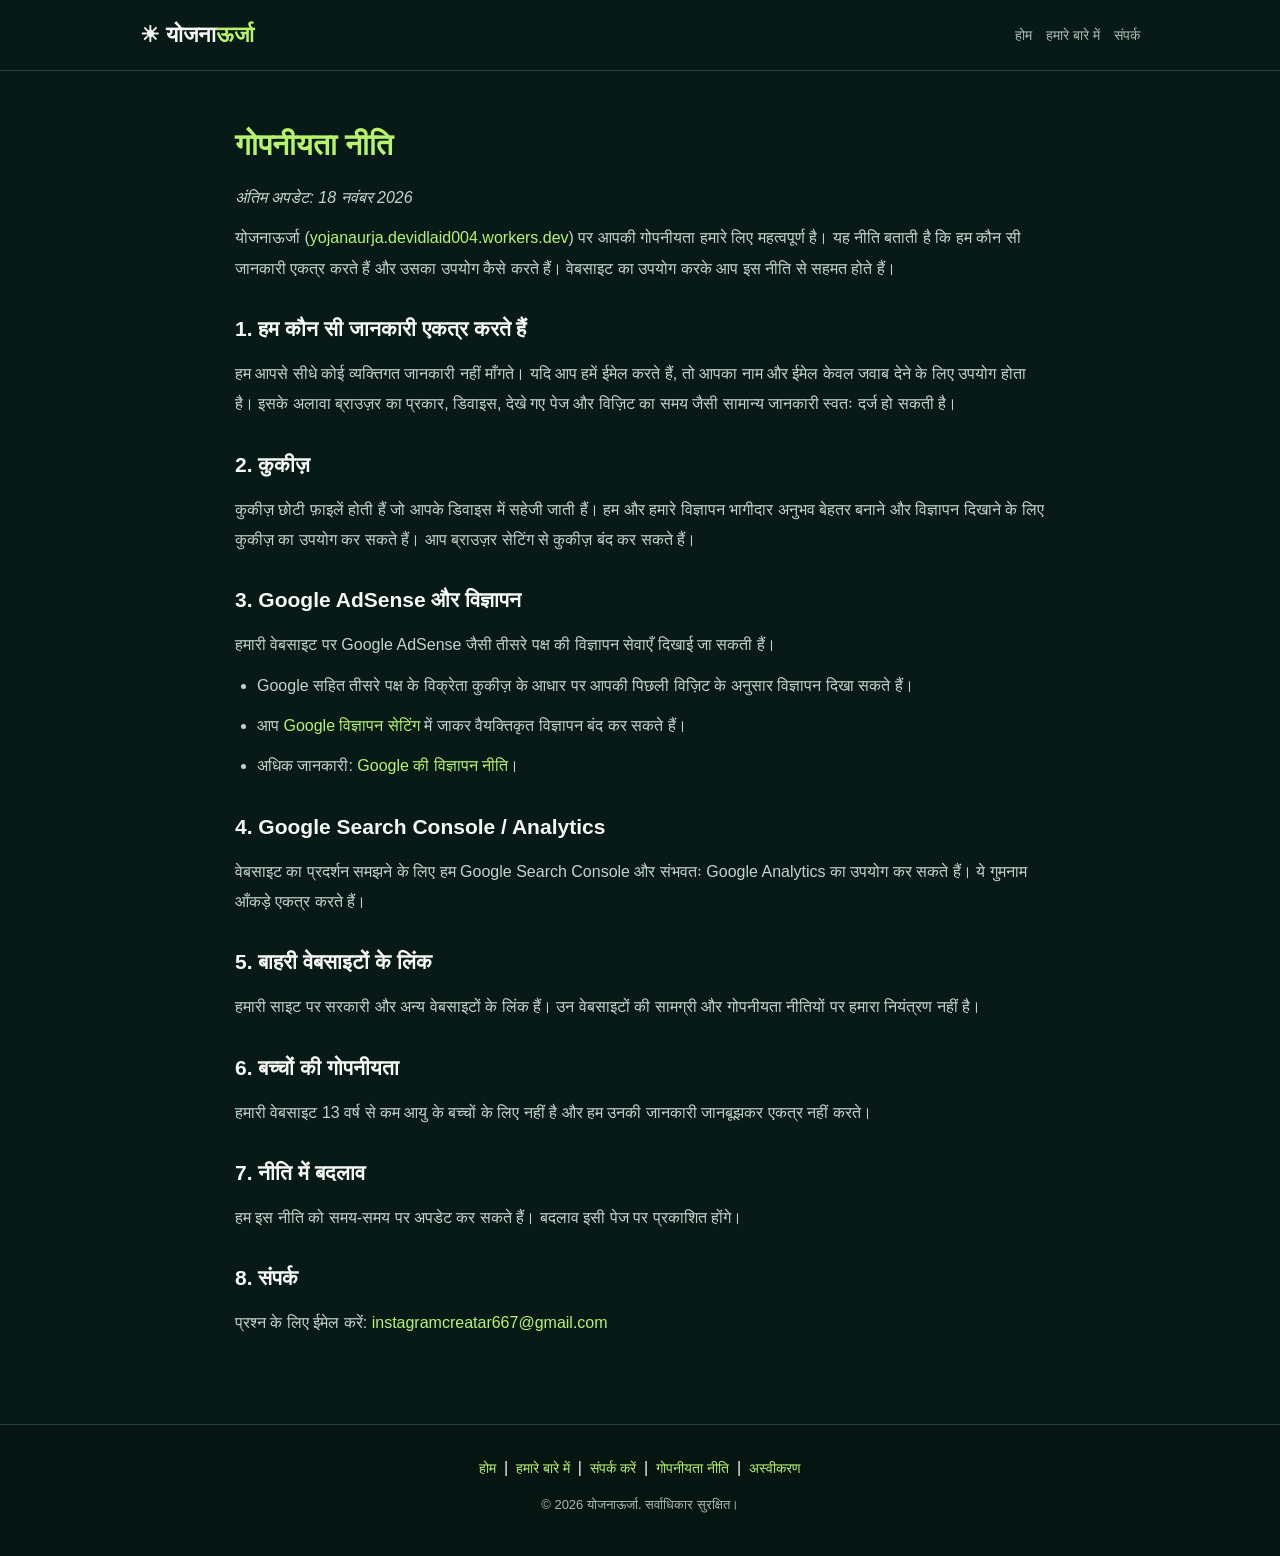
<file: privacy-policy.html>
<!DOCTYPE html>
<html lang="hi">
<head>
<meta charset="UTF-8">
<meta name="viewport" content="width=device-width, initial-scale=1.0">
<title>गोपनीयता नीति | योजनाऊर्जा</title>
<meta name="description" content="योजनाऊर्जा की गोपनीयता नीति। कुकीज़ और Google AdSense के उपयोग की जानकारी।">
<link rel="canonical" href="https://yojanaurja.devidlaid004.workers.dev/privacy-policy.html">
<style>
*{margin:0;padding:0;box-sizing:border-box}
body{font-family:Arial,sans-serif;background:#071a18;color:#f4f7f2;line-height:1.9}
a{color:#b7f36b;text-decoration:none}
header{background:#071a18;border-bottom:1px solid #23433a;padding:14px 5%}
.nav{max-width:1000px;margin:auto;display:flex;justify-content:space-between;align-items:center;flex-wrap:wrap;gap:10px}
.logo{font-size:22px;font-weight:800;color:#f4f7f2}
.logo span{color:#b7f36b}
nav a{color:#a9bbb2;font-size:14px;margin-left:14px}
.content{max-width:850px;margin:auto;padding:45px 20px}
h1{font-size:30px;margin-bottom:10px;color:#b7f36b}
h2{margin:25px 0 8px;font-size:21px}
p,li{color:#c5d3cb;margin:10px 0}
ul{padding-left:22px}
footer{border-top:1px solid #23433a;background:#061512;text-align:center;padding:28px 16px;margin-top:30px}
footer a{margin:0 8px;font-size:14px}
footer p{font-size:13px;color:#a9bbb2;margin-top:10px}
</style>
</head>
<body>
<header><div class="nav">
<a class="logo" href="index.html">☀ योजना<span>ऊर्जा</span></a>
<nav><a href="index.html">होम</a><a href="about.html">हमारे बारे में</a><a href="contact.html">संपर्क</a></nav>
</div></header>

<div class="content">
<h1>गोपनीयता नीति</h1>
<p><em>अंतिम अपडेट: 18 नवंबर 2026</em></p>
<p>योजनाऊर्जा (<a href="https://yojanaurja.devidlaid004.workers.dev/">yojanaurja.devidlaid004.workers.dev</a>) पर आपकी गोपनीयता हमारे लिए महत्वपूर्ण है। यह नीति बताती है कि हम कौन सी जानकारी एकत्र करते हैं और उसका उपयोग कैसे करते हैं। वेबसाइट का उपयोग करके आप इस नीति से सहमत होते हैं।</p>

<h2>1. हम कौन सी जानकारी एकत्र करते हैं</h2>
<p>हम आपसे सीधे कोई व्यक्तिगत जानकारी नहीं माँगते। यदि आप हमें ईमेल करते हैं, तो आपका नाम और ईमेल केवल जवाब देने के लिए उपयोग होता है। इसके अलावा ब्राउज़र का प्रकार, डिवाइस, देखे गए पेज और विज़िट का समय जैसी सामान्य जानकारी स्वतः दर्ज हो सकती है।</p>

<h2>2. कुकीज़</h2>
<p>कुकीज़ छोटी फ़ाइलें होती हैं जो आपके डिवाइस में सहेजी जाती हैं। हम और हमारे विज्ञापन भागीदार अनुभव बेहतर बनाने और विज्ञापन दिखाने के लिए कुकीज़ का उपयोग कर सकते हैं। आप ब्राउज़र सेटिंग से कुकीज़ बंद कर सकते हैं।</p>

<h2>3. Google AdSense और विज्ञापन</h2>
<p>हमारी वेबसाइट पर Google AdSense जैसी तीसरे पक्ष की विज्ञापन सेवाएँ दिखाई जा सकती हैं।</p>
<ul>
<li>Google सहित तीसरे पक्ष के विक्रेता कुकीज़ के आधार पर आपकी पिछली विज़िट के अनुसार विज्ञापन दिखा सकते हैं।</li>
<li>आप <a href="https://www.google.com/settings/ads" target="_blank" rel="noopener">Google विज्ञापन सेटिंग</a> में जाकर वैयक्तिकृत विज्ञापन बंद कर सकते हैं।</li>
<li>अधिक जानकारी: <a href="https://policies.google.com/technologies/ads" target="_blank" rel="noopener">Google की विज्ञापन नीति</a>।</li>
</ul>

<h2>4. Google Search Console / Analytics</h2>
<p>वेबसाइट का प्रदर्शन समझने के लिए हम Google Search Console और संभवतः Google Analytics का उपयोग कर सकते हैं। ये गुमनाम आँकड़े एकत्र करते हैं।</p>

<h2>5. बाहरी वेबसाइटों के लिंक</h2>
<p>हमारी साइट पर सरकारी और अन्य वेबसाइटों के लिंक हैं। उन वेबसाइटों की सामग्री और गोपनीयता नीतियों पर हमारा नियंत्रण नहीं है।</p>

<h2>6. बच्चों की गोपनीयता</h2>
<p>हमारी वेबसाइट 13 वर्ष से कम आयु के बच्चों के लिए नहीं है और हम उनकी जानकारी जानबूझकर एकत्र नहीं करते।</p>

<h2>7. नीति में बदलाव</h2>
<p>हम इस नीति को समय-समय पर अपडेट कर सकते हैं। बदलाव इसी पेज पर प्रकाशित होंगे।</p>

<h2>8. संपर्क</h2>
<p>प्रश्न के लिए ईमेल करें: <a href="mailto:instagramcreatar667@gmail.com">instagramcreatar667@gmail.com</a></p>
</div>

<footer>
<a href="index.html">होम</a>|<a href="about.html">हमारे बारे में</a>|<a href="contact.html">संपर्क करें</a>|<a href="privacy-policy.html">गोपनीयता नीति</a>|<a href="disclaimer.html">अस्वीकरण</a>
<p>© 2026 योजनाऊर्जा. सर्वाधिकार सुरक्षित।</p>
</footer>
</body>
</html>
</file>
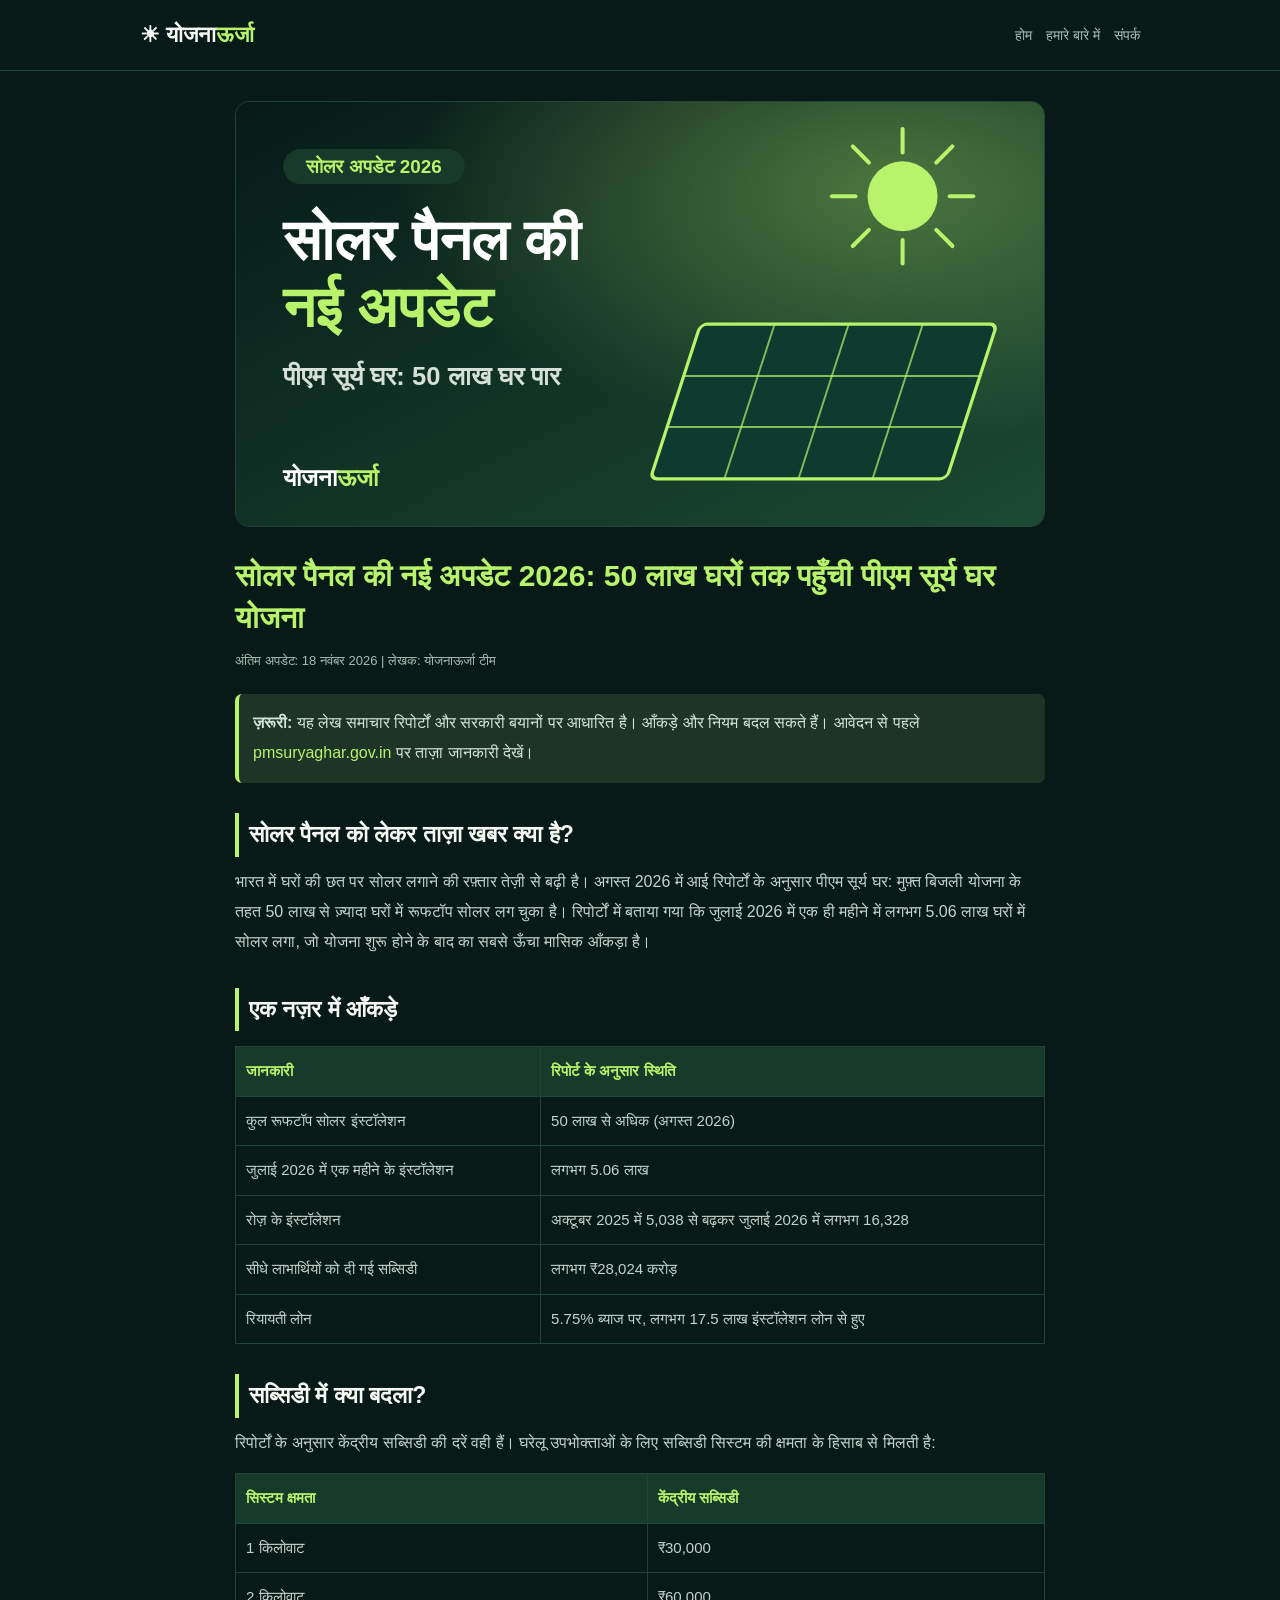
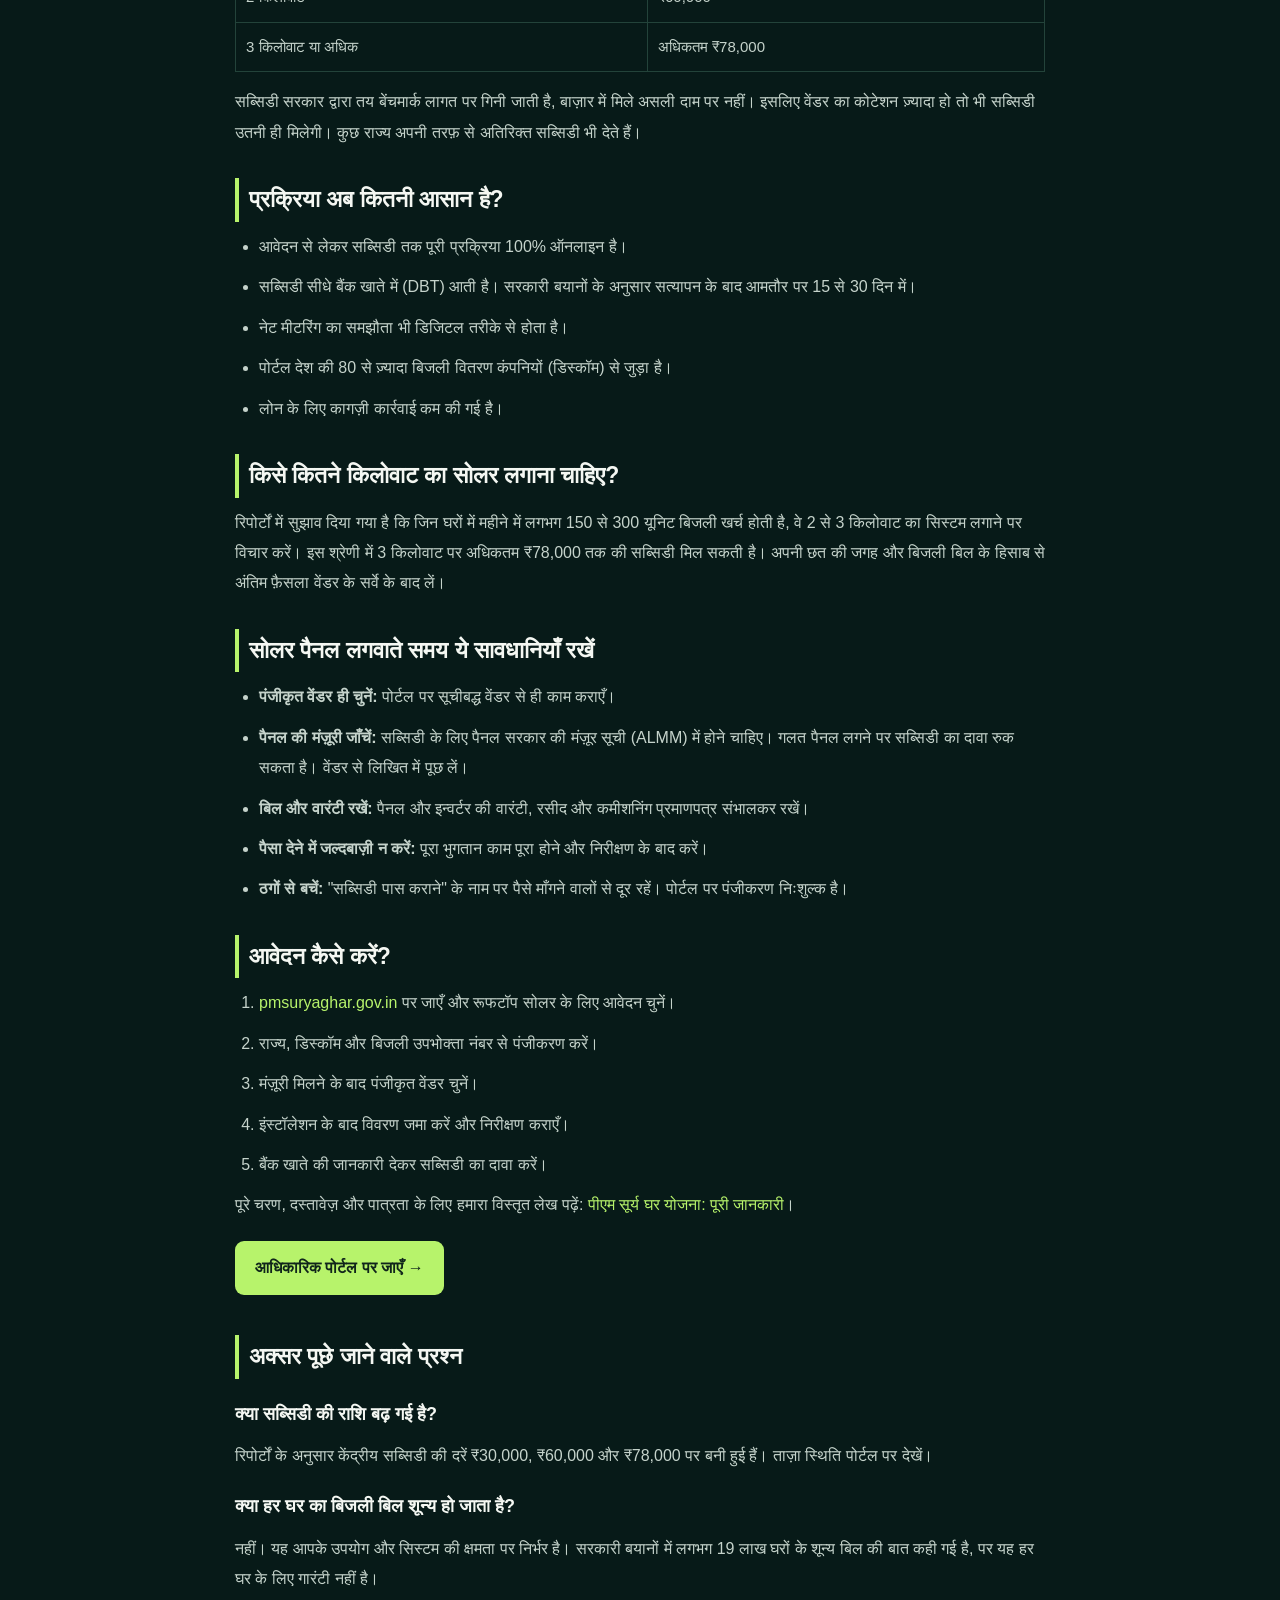
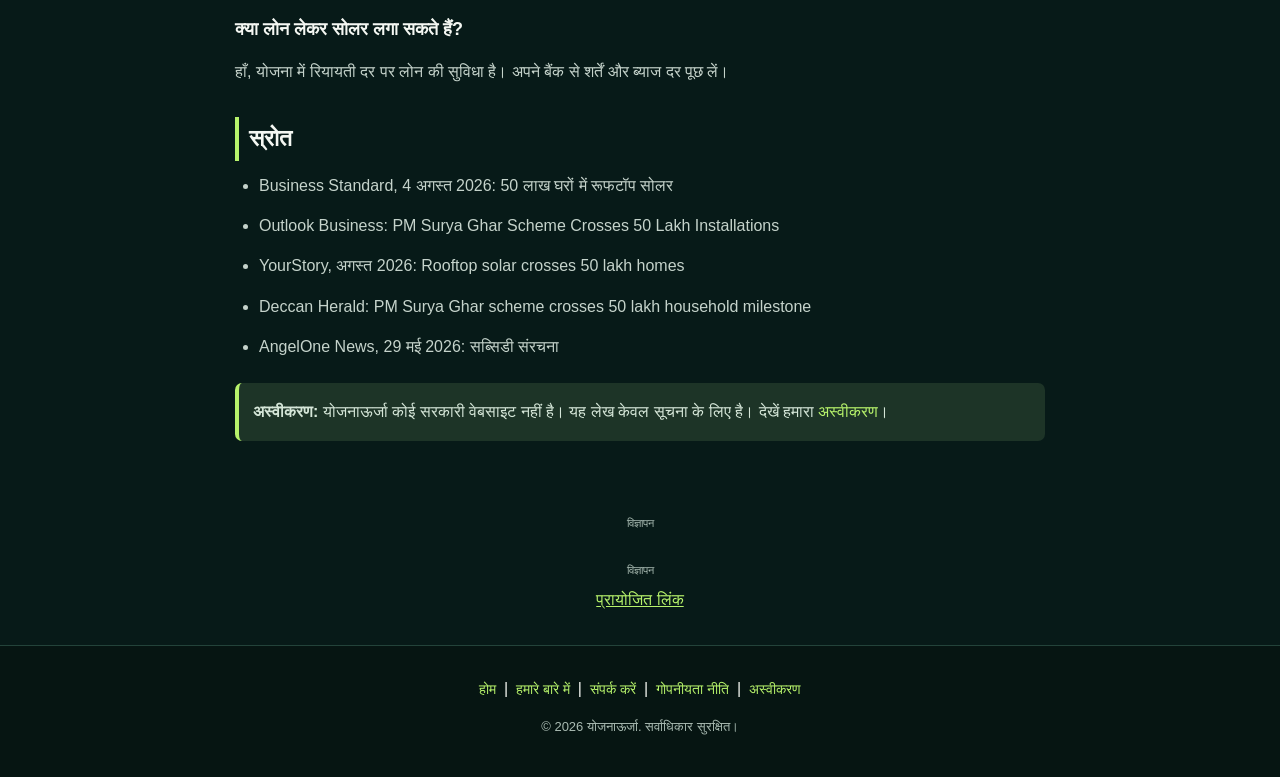
<file: solar-panel-new-update-2026.html>
<!DOCTYPE html>
<html lang="hi">
<head>
<meta charset="UTF-8">
<meta name="viewport" content="width=device-width, initial-scale=1.0">
<title>सोलर पैनल की नई अपडेट 2026: 50 लाख घर, सब्सिडी और लोन की जानकारी | योजनाऊर्जा</title>
<meta name="description" content="पीएम सूर्य घर योजना में 50 लाख से ज़्यादा रूफटॉप सोलर लगे। जानिए सब्सिडी, लोन, ऑनलाइन प्रक्रिया और सोलर पैनल चुनते समय ज़रूरी सावधानियाँ।">
<link rel="canonical" href="https://yojanaurja.devidlaid004.workers.dev/solar-panel-new-update-2026.html">
<style>
*{margin:0;padding:0;box-sizing:border-box}
body{font-family:Arial,sans-serif;background:#071a18;color:#f4f7f2;line-height:1.9}
a{color:#b7f36b;text-decoration:none}
header{background:#071a18;border-bottom:1px solid #23433a;padding:14px 5%}
.nav{max-width:1000px;margin:auto;display:flex;justify-content:space-between;align-items:center;flex-wrap:wrap;gap:10px}
.logo{font-size:22px;font-weight:800;color:#f4f7f2}
.logo span{color:#b7f36b}
nav a{color:#a9bbb2;font-size:14px;margin-left:14px}
.content{max-width:850px;margin:auto;padding:30px 20px}
.thumb{width:100%;height:auto;border-radius:14px;border:1px solid #23433a;margin-bottom:18px}
h1{font-size:30px;line-height:1.4;margin-bottom:10px;color:#b7f36b}
h2{margin:30px 0 10px;font-size:23px;border-left:4px solid #b7f36b;padding-left:10px}
h3{margin:18px 0 6px;font-size:18px}
p,li{color:#c5d3cb;margin:10px 0}
ul,ol{padding-left:24px}
.meta{font-size:13px;color:#a9bbb2}
.notice{background:#1d3427;border-left:4px solid #b7f36b;padding:14px;border-radius:7px;margin:20px 0;color:#d5e6d8}
table{width:100%;border-collapse:collapse;margin:15px 0;font-size:15px}
th,td{border:1px solid #23433a;padding:10px;text-align:left;color:#c5d3cb}
th{background:#173b2b;color:#b7f36b}
.btn{display:inline-block;background:#b7f36b;color:#10251b;padding:12px 20px;border-radius:9px;font-weight:bold;margin:10px 0}
footer{border-top:1px solid #23433a;background:#061512;text-align:center;padding:28px 16px;margin-top:30px}
footer a{margin:0 8px;font-size:14px}
footer p{font-size:13px;color:#a9bbb2;margin-top:10px}
</style>
</head>
<body>
<header><div class="nav">
<a class="logo" href="index.html">☀ योजना<span>ऊर्जा</span></a>
<nav><a href="index.html">होम</a><a href="about.html">हमारे बारे में</a><a href="contact.html">संपर्क</a></nav>
</div></header>

<div class="content">
<img class="thumb" src="thumb-solar-update.svg" alt="सोलर पैनल की नई अपडेट 2026 - पीएम सूर्य घर योजना">
<h1>सोलर पैनल की नई अपडेट 2026: 50 लाख घरों तक पहुँची पीएम सूर्य घर योजना</h1>
<p class="meta">अंतिम अपडेट: 18 नवंबर 2026 | लेखक: योजनाऊर्जा टीम</p>

<div class="notice"><strong>ज़रूरी:</strong> यह लेख समाचार रिपोर्टों और सरकारी बयानों पर आधारित है। आँकड़े और नियम बदल सकते हैं। आवेदन से पहले <a href="https://pmsuryaghar.gov.in/" target="_blank" rel="noopener">pmsuryaghar.gov.in</a> पर ताज़ा जानकारी देखें।</div>

<h2>सोलर पैनल को लेकर ताज़ा खबर क्या है?</h2>
<p>भारत में घरों की छत पर सोलर लगाने की रफ़्तार तेज़ी से बढ़ी है। अगस्त 2026 में आई रिपोर्टों के अनुसार पीएम सूर्य घर: मुफ़्त बिजली योजना के तहत 50 लाख से ज़्यादा घरों में रूफटॉप सोलर लग चुका है। रिपोर्टों में बताया गया कि जुलाई 2026 में एक ही महीने में लगभग 5.06 लाख घरों में सोलर लगा, जो योजना शुरू होने के बाद का सबसे ऊँचा मासिक आँकड़ा है।</p>

<h2>एक नज़र में आँकड़े</h2>
<table>
<tr><th>जानकारी</th><th>रिपोर्ट के अनुसार स्थिति</th></tr>
<tr><td>कुल रूफटॉप सोलर इंस्टॉलेशन</td><td>50 लाख से अधिक (अगस्त 2026)</td></tr>
<tr><td>जुलाई 2026 में एक महीने के इंस्टॉलेशन</td><td>लगभग 5.06 लाख</td></tr>
<tr><td>रोज़ के इंस्टॉलेशन</td><td>अक्टूबर 2025 में 5,038 से बढ़कर जुलाई 2026 में लगभग 16,328</td></tr>
<tr><td>सीधे लाभार्थियों को दी गई सब्सिडी</td><td>लगभग ₹28,024 करोड़</td></tr>
<tr><td>रियायती लोन</td><td>5.75% ब्याज पर, लगभग 17.5 लाख इंस्टॉलेशन लोन से हुए</td></tr>
</table>

<h2>सब्सिडी में क्या बदला?</h2>
<p>रिपोर्टों के अनुसार केंद्रीय सब्सिडी की दरें वही हैं। घरेलू उपभोक्ताओं के लिए सब्सिडी सिस्टम की क्षमता के हिसाब से मिलती है:</p>
<table>
<tr><th>सिस्टम क्षमता</th><th>केंद्रीय सब्सिडी</th></tr>
<tr><td>1 किलोवाट</td><td>₹30,000</td></tr>
<tr><td>2 किलोवाट</td><td>₹60,000</td></tr>
<tr><td>3 किलोवाट या अधिक</td><td>अधिकतम ₹78,000</td></tr>
</table>
<p>सब्सिडी सरकार द्वारा तय बेंचमार्क लागत पर गिनी जाती है, बाज़ार में मिले असली दाम पर नहीं। इसलिए वेंडर का कोटेशन ज़्यादा हो तो भी सब्सिडी उतनी ही मिलेगी। कुछ राज्य अपनी तरफ़ से अतिरिक्त सब्सिडी भी देते हैं।</p>

<h2>प्रक्रिया अब कितनी आसान है?</h2>
<ul>
<li>आवेदन से लेकर सब्सिडी तक पूरी प्रक्रिया 100% ऑनलाइन है।</li>
<li>सब्सिडी सीधे बैंक खाते में (DBT) आती है। सरकारी बयानों के अनुसार सत्यापन के बाद आमतौर पर 15 से 30 दिन में।</li>
<li>नेट मीटरिंग का समझौता भी डिजिटल तरीके से होता है।</li>
<li>पोर्टल देश की 80 से ज़्यादा बिजली वितरण कंपनियों (डिस्कॉम) से जुड़ा है।</li>
<li>लोन के लिए कागज़ी कार्रवाई कम की गई है।</li>
</ul>

<h2>किसे कितने किलोवाट का सोलर लगाना चाहिए?</h2>
<p>रिपोर्टों में सुझाव दिया गया है कि जिन घरों में महीने में लगभग 150 से 300 यूनिट बिजली खर्च होती है, वे 2 से 3 किलोवाट का सिस्टम लगाने पर विचार करें। इस श्रेणी में 3 किलोवाट पर अधिकतम ₹78,000 तक की सब्सिडी मिल सकती है। अपनी छत की जगह और बिजली बिल के हिसाब से अंतिम फ़ैसला वेंडर के सर्वे के बाद लें।</p>

<h2>सोलर पैनल लगवाते समय ये सावधानियाँ रखें</h2>
<ul>
<li><strong>पंजीकृत वेंडर ही चुनें:</strong> पोर्टल पर सूचीबद्ध वेंडर से ही काम कराएँ।</li>
<li><strong>पैनल की मंज़ूरी जाँचें:</strong> सब्सिडी के लिए पैनल सरकार की मंज़ूर सूची (ALMM) में होने चाहिए। गलत पैनल लगने पर सब्सिडी का दावा रुक सकता है। वेंडर से लिखित में पूछ लें।</li>
<li><strong>बिल और वारंटी रखें:</strong> पैनल और इन्वर्टर की वारंटी, रसीद और कमीशनिंग प्रमाणपत्र संभालकर रखें।</li>
<li><strong>पैसा देने में जल्दबाज़ी न करें:</strong> पूरा भुगतान काम पूरा होने और निरीक्षण के बाद करें।</li>
<li><strong>ठगों से बचें:</strong> "सब्सिडी पास कराने" के नाम पर पैसे माँगने वालों से दूर रहें। पोर्टल पर पंजीकरण निःशुल्क है।</li>
</ul>

<h2>आवेदन कैसे करें?</h2>
<ol>
<li><a href="https://pmsuryaghar.gov.in/" target="_blank" rel="noopener">pmsuryaghar.gov.in</a> पर जाएँ और रूफटॉप सोलर के लिए आवेदन चुनें।</li>
<li>राज्य, डिस्कॉम और बिजली उपभोक्ता नंबर से पंजीकरण करें।</li>
<li>मंज़ूरी मिलने के बाद पंजीकृत वेंडर चुनें।</li>
<li>इंस्टॉलेशन के बाद विवरण जमा करें और निरीक्षण कराएँ।</li>
<li>बैंक खाते की जानकारी देकर सब्सिडी का दावा करें।</li>
</ol>
<p>पूरे चरण, दस्तावेज़ और पात्रता के लिए हमारा विस्तृत लेख पढ़ें: <a href="pm-surya-ghar-yojana.html">पीएम सूर्य घर योजना: पूरी जानकारी</a>।</p>
<a class="btn" href="https://pmsuryaghar.gov.in/" target="_blank" rel="noopener">आधिकारिक पोर्टल पर जाएँ →</a>

<h2>अक्सर पूछे जाने वाले प्रश्न</h2>
<h3>क्या सब्सिडी की राशि बढ़ गई है?</h3>
<p>रिपोर्टों के अनुसार केंद्रीय सब्सिडी की दरें ₹30,000, ₹60,000 और ₹78,000 पर बनी हुई हैं। ताज़ा स्थिति पोर्टल पर देखें।</p>
<h3>क्या हर घर का बिजली बिल शून्य हो जाता है?</h3>
<p>नहीं। यह आपके उपयोग और सिस्टम की क्षमता पर निर्भर है। सरकारी बयानों में लगभग 19 लाख घरों के शून्य बिल की बात कही गई है, पर यह हर घर के लिए गारंटी नहीं है।</p>
<h3>क्या लोन लेकर सोलर लगा सकते हैं?</h3>
<p>हाँ, योजना में रियायती दर पर लोन की सुविधा है। अपने बैंक से शर्तें और ब्याज दर पूछ लें।</p>

<h2>स्रोत</h2>
<ul>
<li>Business Standard, 4 अगस्त 2026: 50 लाख घरों में रूफटॉप सोलर</li>
<li>Outlook Business: PM Surya Ghar Scheme Crosses 50 Lakh Installations</li>
<li>YourStory, अगस्त 2026: Rooftop solar crosses 50 lakh homes</li>
<li>Deccan Herald: PM Surya Ghar scheme crosses 50 lakh household milestone</li>
<li>AngelOne News, 29 मई 2026: सब्सिडी संरचना</li>
</ul>

<div class="notice"><strong>अस्वीकरण:</strong> योजनाऊर्जा कोई सरकारी वेबसाइट नहीं है। यह लेख केवल सूचना के लिए है। देखें हमारा <a href="disclaimer.html">अस्वीकरण</a>।</div>
</div>

<footer>
<a href="index.html">होम</a>|<a href="about.html">हमारे बारे में</a>|<a href="contact.html">संपर्क करें</a>|<a href="privacy-policy.html">गोपनीयता नीति</a>|<a href="disclaimer.html">अस्वीकरण</a>
<p>© 2026 योजनाऊर्जा. सर्वाधिकार सुरक्षित।</p>
</footer>
<script src="ads.js" defer></script>
<script src="ads-more.js" defer></script>
</body>
</html>
</file>
